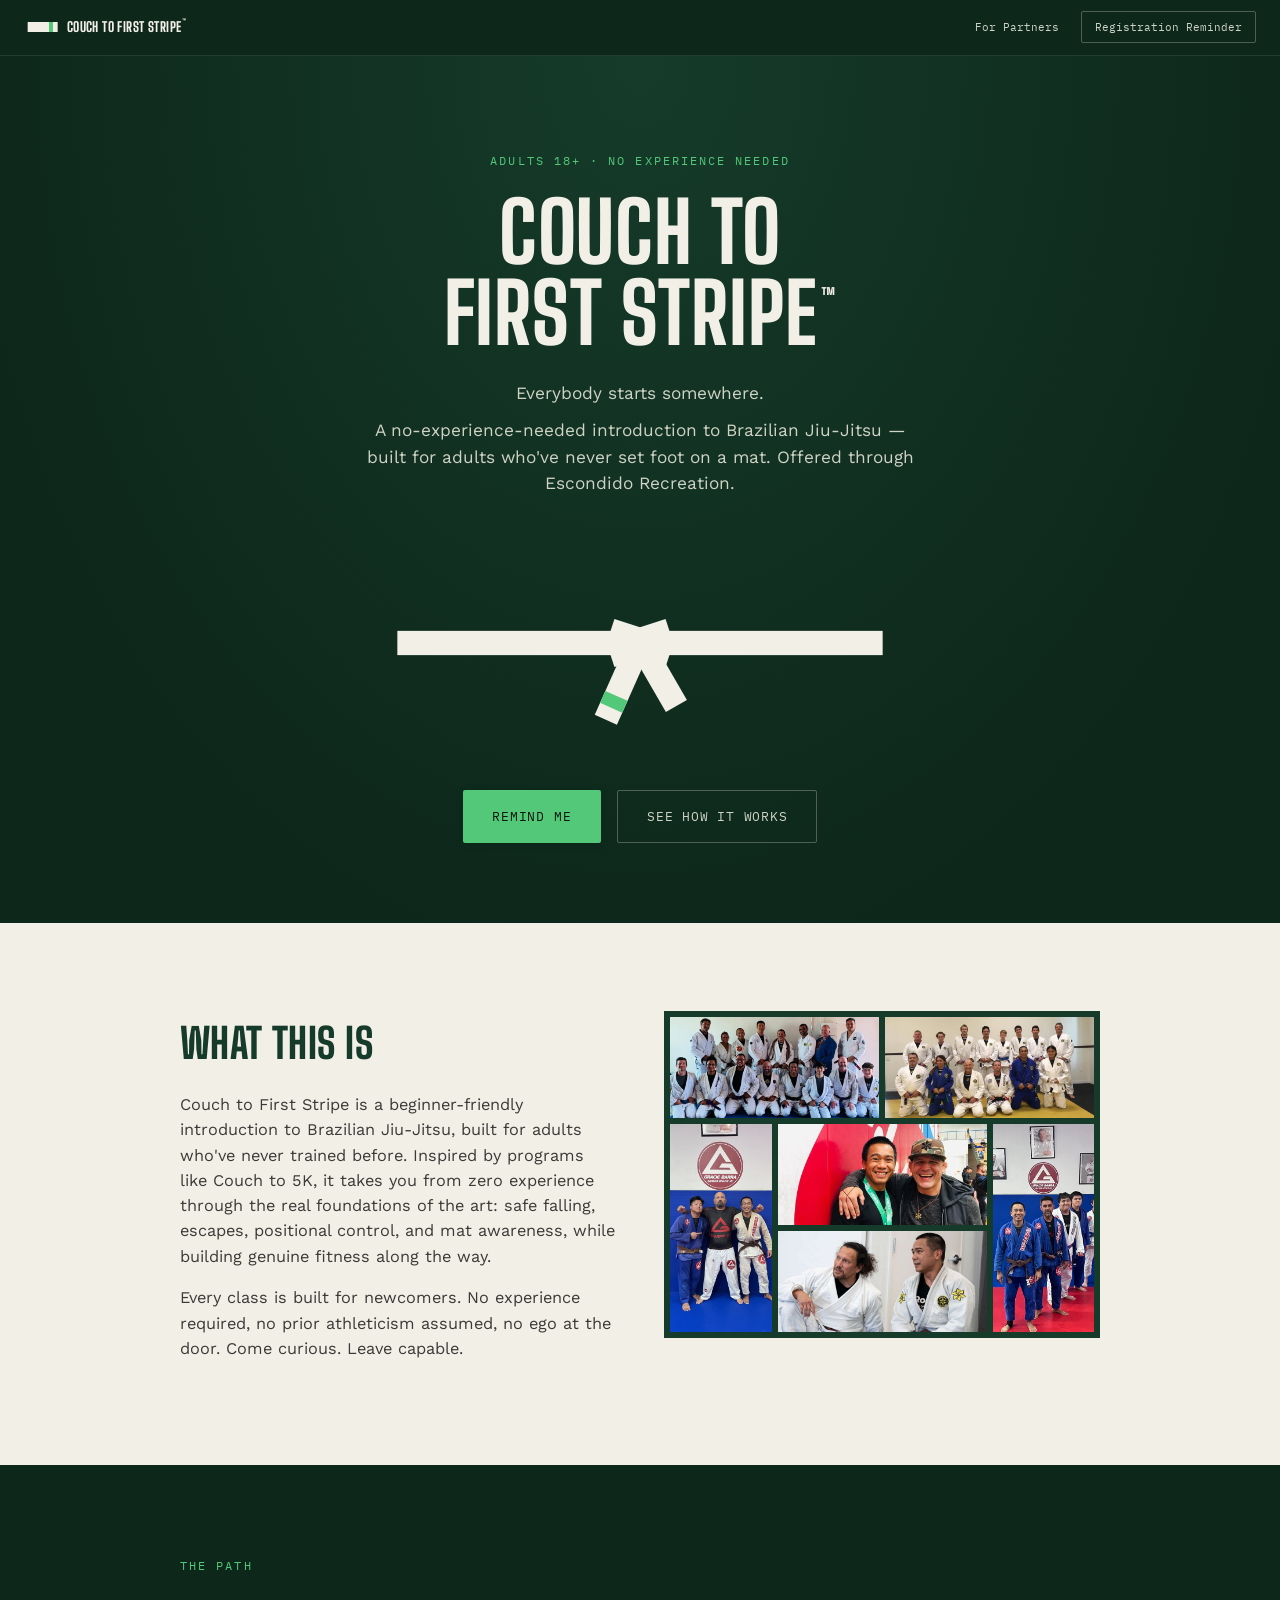
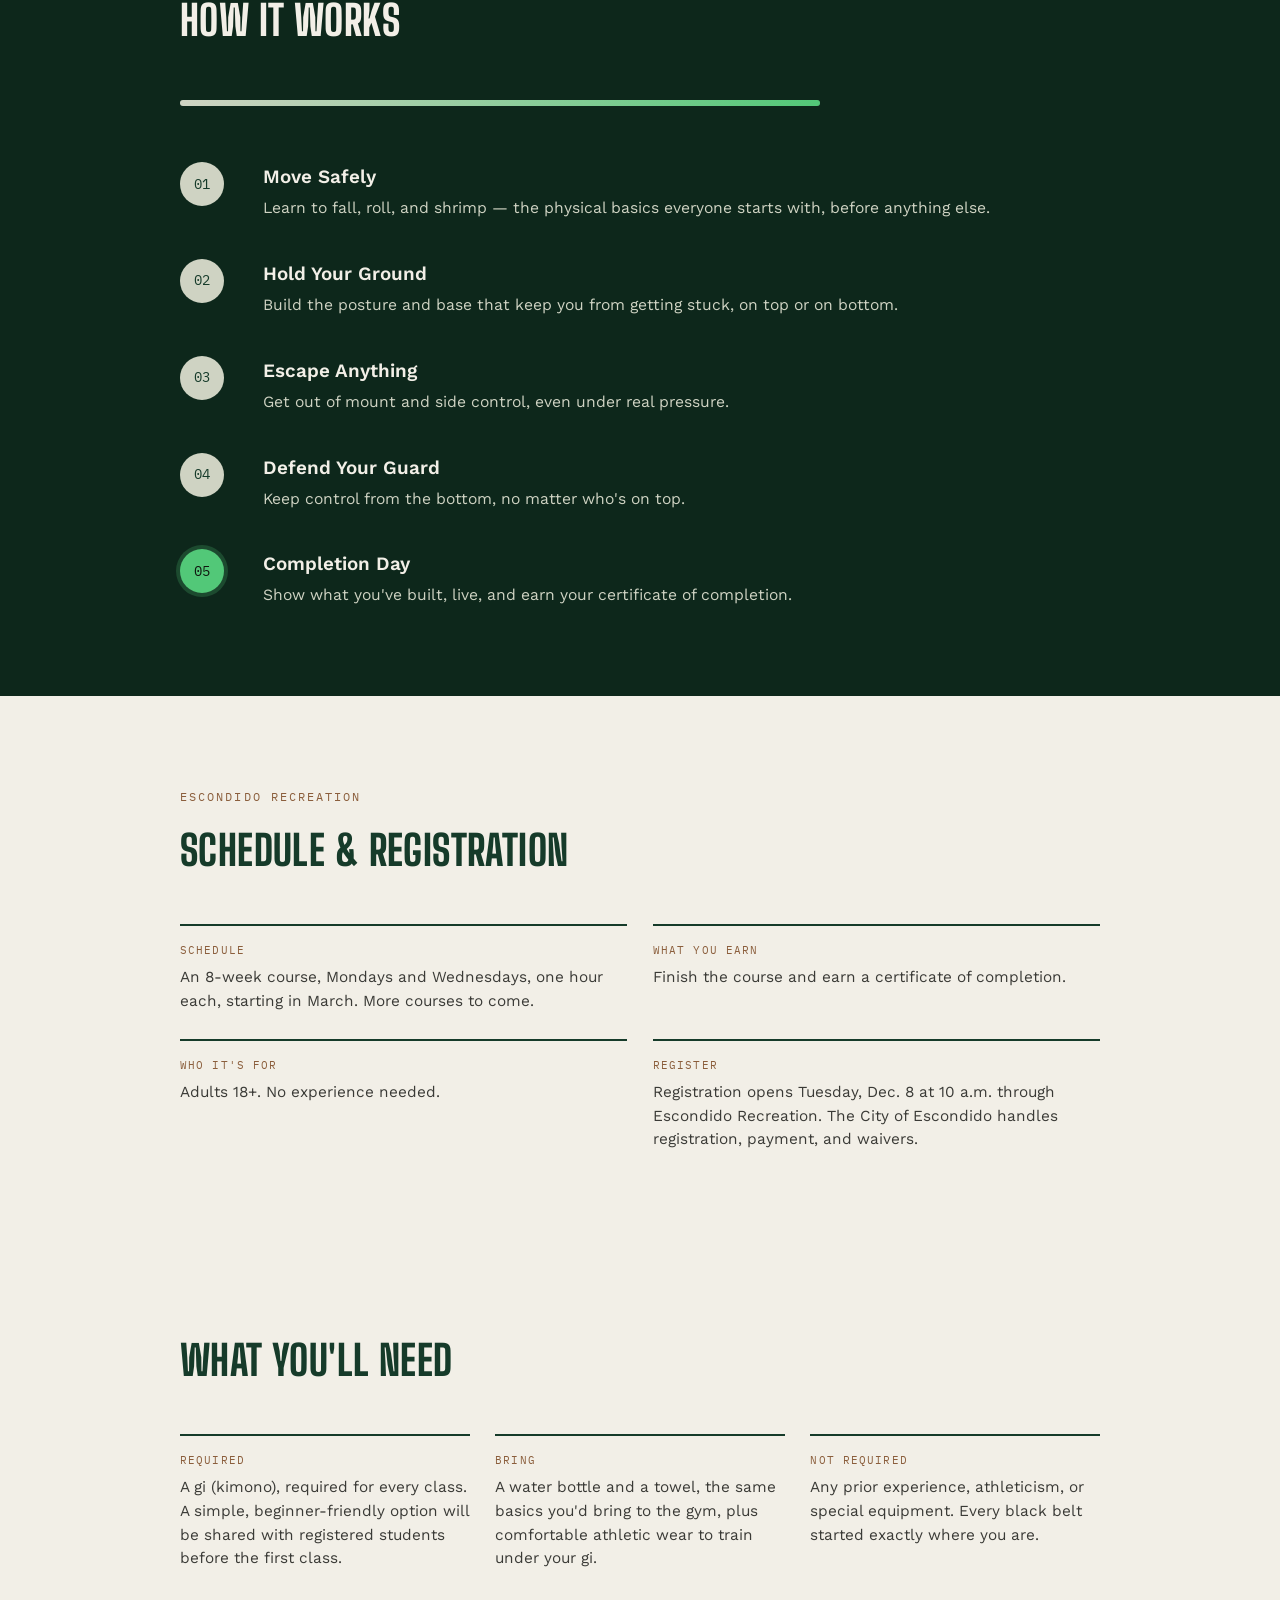
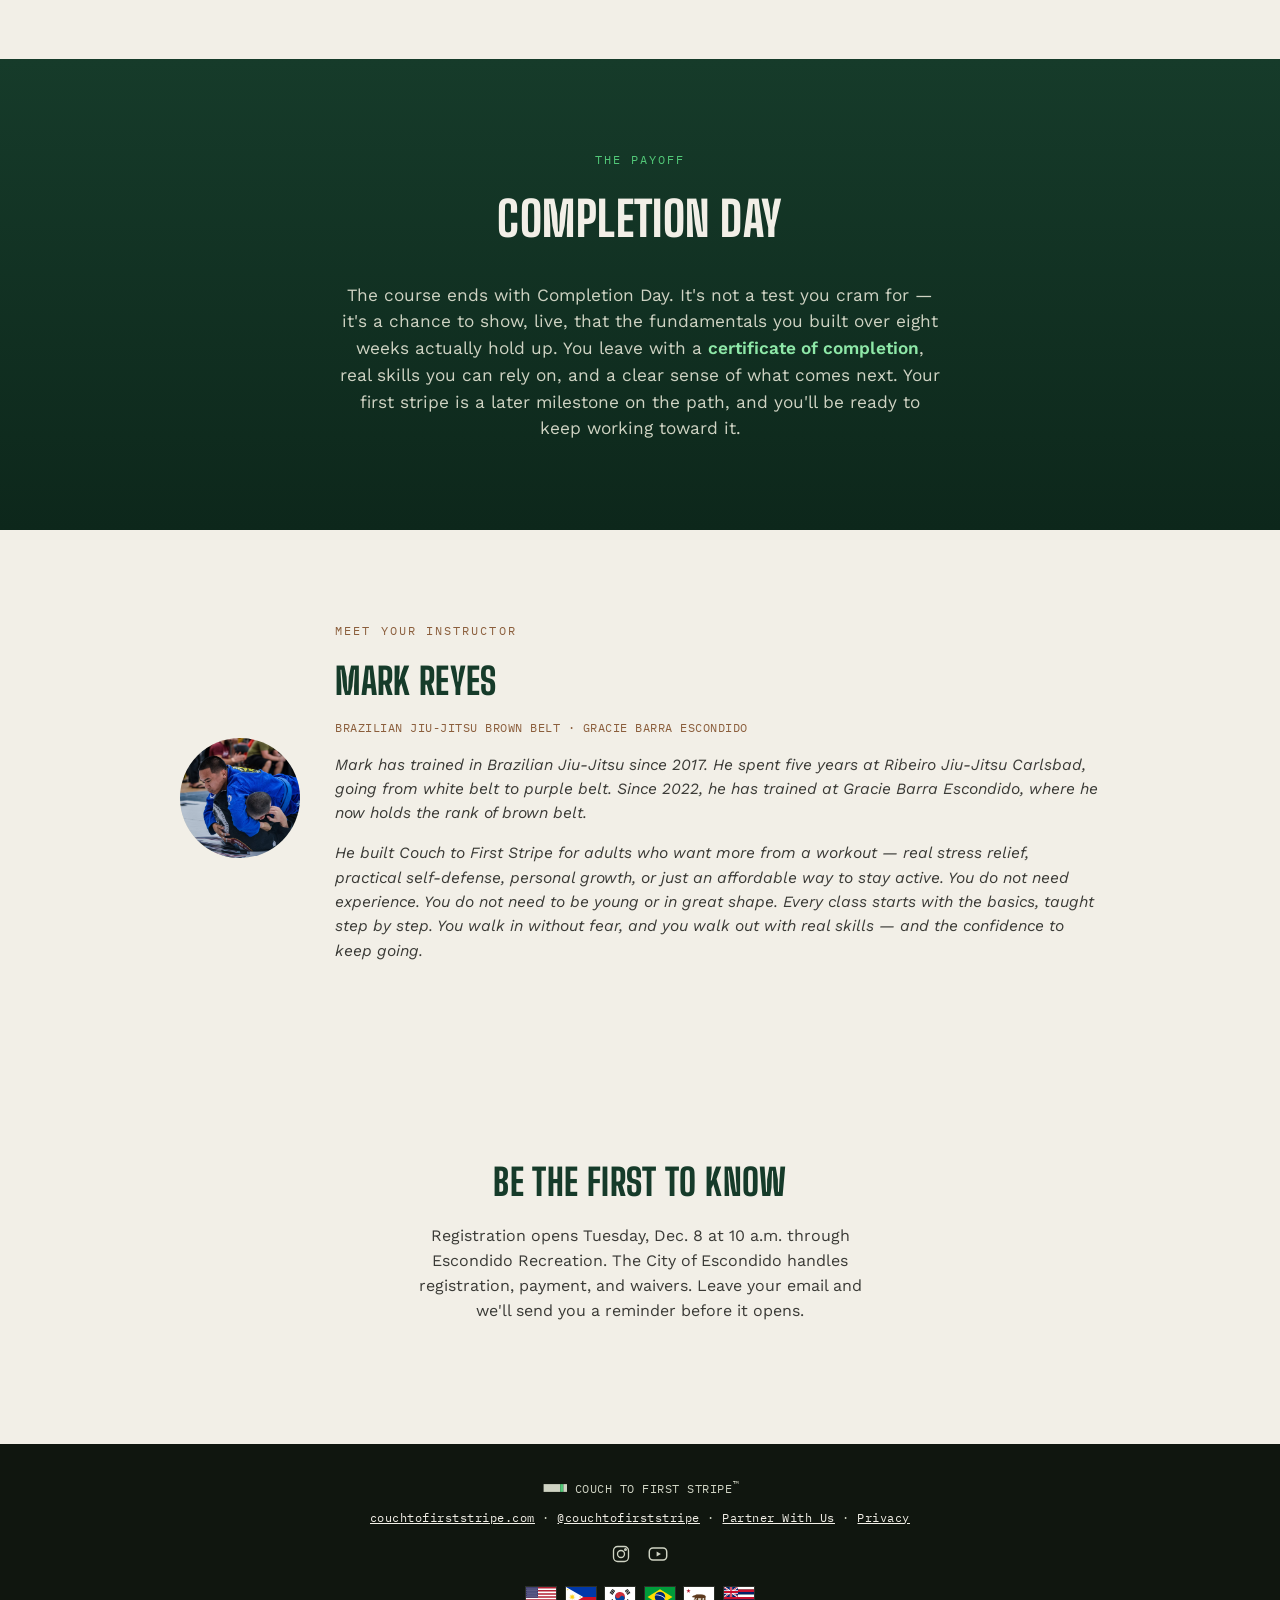
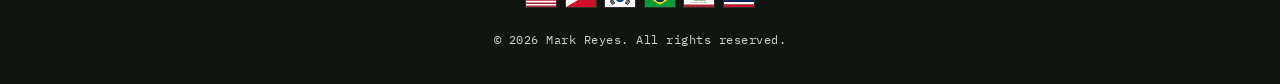
<file: index.html>
<!doctype html>
<html lang="en">
<head>
<meta charset="UTF-8">
<meta name="viewport" content="width=device-width, initial-scale=1.0">
<title>Couch to First Stripe — Beginner Brazilian Jiu-Jitsu</title>
<meta name="description" content="A beginner Brazilian Jiu-Jitsu program for adults 18+ with no experience needed. Offered through Escondido Recreation.">
<link rel="icon" type="image/svg+xml" href="images/favicon.svg">
<link rel="preconnect" href="https://fonts.googleapis.com">
<link rel="preconnect" href="https://fonts.gstatic.com" crossorigin>
<link href="https://fonts.googleapis.com/css2?family=Big+Shoulders+Display:wght@700;800;900&family=Work+Sans:wght@400;500;600&family=IBM+Plex+Mono:wght@500&display=swap" rel="stylesheet">
<link rel="stylesheet" href="css/base.css">
<link rel="stylesheet" href="css/components.css">
<link rel="stylesheet" href="css/home.css">
<script src="js/main.js" defer></script>
<!-- MailerLite Universal -->
<script>
    (function(w,d,e,u,f,l,n){w[f]=w[f]||function(){(w[f].q=w[f].q||[])
    .push(arguments);},l=d.createElement(e),l.async=1,l.src=u,
    n=d.getElementsByTagName(e)[0],n.parentNode.insertBefore(l,n);})
    (window,document,'script','https://assets.mailerlite.com/js/universal.js','ml');
    ml('account', '2549128');
</script>
<!-- End MailerLite Universal -->
<!-- Google tag (gtag.js) -->
<script async src="https://www.googletagmanager.com/gtag/js?id=G-ERTBRT8GX6"></script>
<script>
  window.dataLayer = window.dataLayer || [];
  function gtag(){dataLayer.push(arguments);}
  gtag('js', new Date());

  gtag('config', 'G-ERTBRT8GX6');
</script>
</head>
<body>

<header class="site-nav">
  <a href="#" class="brand" aria-label="Couch to First Stripe home">
    <svg class="logo-mark" width="34" height="20" viewBox="0 0 100 60" aria-hidden="true">
      <rect x="10" y="15" width="64" height="30" fill="currentColor"/>
      <rect class="logo-mark__stripe" x="74" y="15" width="12" height="30"/>
      <rect x="86" y="15" width="14" height="30" fill="currentColor"/>
    </svg>
    <span>Couch to First Stripe<sup class="tm">™</sup></span>
  </a>
  <div class="nav-actions">
    <a href="b2b.html" class="nav-link">For Partners</a>
    <a href="#signup" class="nav-cta">Registration Reminder</a>
  </div>
</header>

<main>

<section class="hero surface-dark surface-glow">
  <span class="eyebrow">Adults 18+ · No Experience Needed</span>
  <h1>Couch to<br>First Stripe<sup class="tm">™</sup></h1>
  <p class="lede hero-tagline">Everybody starts somewhere.</p>
  <p class="lede">A no-experience-needed introduction to Brazilian Jiu-Jitsu — built for adults who've never set foot on a mat. Offered through Escondido Recreation.</p>

  <div class="belt-wrap">
    <svg viewBox="0 0 600 220" role="img" aria-label="Illustration of a tied jiu-jitsu belt with a single green stripe">
      <g stroke="none">
        <rect x="40" y="92" width="230" height="26" fill="#f2efe7"/>
        <rect x="330" y="92" width="230" height="26" fill="#f2efe7"/>
        <g transform="translate(300,105)">
          <rect x="-34" y="-16" width="68" height="32" fill="#f2efe7" transform="rotate(18)"/>
          <rect x="-34" y="-16" width="68" height="32" fill="#f2efe7" transform="rotate(-18)"/>
        </g>
        <g transform="translate(300,105) rotate(24)">
          <rect x="-13" y="8" width="26" height="82" fill="#f2efe7"/>
          <rect x="-13" y="62" width="26" height="14" fill="#52c878"/>
        </g>
        <g transform="translate(300,105) rotate(-30)">
          <rect x="-13" y="8" width="26" height="70" fill="#f2efe7"/>
        </g>
      </g>
    </svg>
  </div>

  <div class="cta-row">
    <a href="#signup" class="btn btn-primary">Remind Me</a>
    <a href="#how-it-works" class="btn btn-ghost">See How It Works</a>
  </div>
</section>

<section class="section surface-light what-is">
  <div class="wrap">
    <div>
      <h2 class="section-title">What This Is</h2>
      <p>Couch to First Stripe is a beginner-friendly introduction to Brazilian Jiu-Jitsu, built for adults who've never trained before. Inspired by programs like Couch to 5K, it takes you from zero experience through the real foundations of the art: safe falling, escapes, positional control, and mat awareness, while building genuine fitness along the way.</p>
      <p>Every class is built for newcomers. No experience required, no prior athleticism assumed, no ego at the door. Come curious. Leave capable.</p>
    </div>
    <!-- Photo frames laid out like tatami: every mat is the same 2:1
         rectangle, horizontal (--a, --b, --d, --f) or vertical (--c, --e),
         arranged so no four corners meet. Horizontal photos are 720x360
         crops, vertical ones 360x720, in images/mat/. An empty frame shows
         the woven mat. -->
    <div class="tatami-gallery" role="group" aria-label="Photos from the mat">
      <figure class="mat mat--a"><img src="images/mat/team-photo.jpg" alt="A class of jiu-jitsu students in gis posing together on the mat" loading="lazy"></figure>
      <figure class="mat mat--b"><img src="images/mat/class-group.jpg" alt="Students of all ranks kneeling and standing together after class" loading="lazy"></figure>
      <figure class="mat mat--c"><img src="images/mat/teammates.jpg" alt="Three training partners standing together on the mat" loading="lazy"></figure>
      <figure class="mat mat--d"><img src="images/mat/medal-day.jpg" alt="Two friends laughing together at a tournament, one wearing a medal" loading="lazy"></figure>
      <figure class="mat mat--e"><img src="images/mat/lineup.jpg" alt="Teammates lined up on the mat, smiling after training" loading="lazy"></figure>
      <figure class="mat mat--f"><img src="images/mat/after-class.jpg" alt="Two training partners in gis sitting and talking after class" loading="lazy"></figure>
    </div>
  </div>
</section>

<section class="section surface-dark" id="how-it-works">
  <div class="wrap">
    <span class="eyebrow">The Path</span>
    <h2 class="section-title">How It Works</h2>

    <div class="track"><div class="track-fill" id="trackFill"></div></div>

    <div class="steps">
      <div class="step" data-step="1">
        <div class="step-num">01</div>
        <div>
          <h3>Move Safely</h3>
          <p>Learn to fall, roll, and shrimp — the physical basics everyone starts with, before anything else.</p>
        </div>
      </div>
      <div class="step" data-step="2">
        <div class="step-num">02</div>
        <div>
          <h3>Hold Your Ground</h3>
          <p>Build the posture and base that keep you from getting stuck, on top or on bottom.</p>
        </div>
      </div>
      <div class="step" data-step="3">
        <div class="step-num">03</div>
        <div>
          <h3>Escape Anything</h3>
          <p>Get out of mount and side control, even under real pressure.</p>
        </div>
      </div>
      <div class="step" data-step="4">
        <div class="step-num">04</div>
        <div>
          <h3>Defend Your Guard</h3>
          <p>Keep control from the bottom, no matter who's on top.</p>
        </div>
      </div>
      <div class="step is-final" data-step="5">
        <div class="step-num">05</div>
        <div>
          <h3>Completion Day</h3>
          <p>Show what you've built, live, and earn your certificate of completion.</p>
        </div>
      </div>
    </div>
  </div>
</section>

<section class="section surface-light" id="schedule">
  <div class="wrap">
    <span class="eyebrow">Escondido Recreation</span>
    <h2 class="section-title">Schedule &amp; Registration</h2>
    <ul class="card-grid card-grid--2">
      <li>
        <span class="card-label">Schedule</span>
        <p>An 8-week course, Mondays and Wednesdays, one hour each, starting in March. More courses to come.</p>
      </li>
      <li>
        <span class="card-label">What You Earn</span>
        <p>Finish the course and earn a certificate of completion.</p>
      </li>
      <li>
        <span class="card-label">Who It's For</span>
        <p>Adults 18+. No experience needed.</p>
      </li>
      <li>
        <span class="card-label">Register</span>
        <p>Registration opens Tuesday, Dec. 8 at 10 a.m. through Escondido Recreation. The City of Escondido handles registration, payment, and waivers.</p>
      </li>
    </ul>
  </div>
</section>

<section class="section surface-light">
  <div class="wrap">
    <h2 class="section-title">What You'll Need</h2>
    <ul class="card-grid">
      <li>
        <span class="card-label">Required</span>
        <p>A gi (kimono), required for every class. A simple, beginner-friendly option will be shared with registered students before the first class.</p>
      </li>
      <li>
        <span class="card-label">Bring</span>
        <p>A water bottle and a towel, the same basics you'd bring to the gym, plus comfortable athletic wear to train under your gi.</p>
      </li>
      <li>
        <span class="card-label">Not Required</span>
        <p>Any prior experience, athleticism, or special equipment. Every black belt started exactly where you are.</p>
      </li>
    </ul>
  </div>
</section>

<section class="section section--center surface-dark completion">
  <div class="wrap">
    <span class="eyebrow">The Payoff</span>
    <h2 class="section-title section-title--lg">Completion Day</h2>
    <p class="lede">The course ends with Completion Day. It's not a test you cram for — it's a chance to show, live, that the fundamentals you built over eight weeks actually hold up. You leave with a <span class="highlight">certificate of completion</span>, real skills you can rely on, and a clear sense of what comes next. Your first stripe is a later milestone on the path, and you'll be ready to keep working toward it.</p>
  </div>
</section>

<section class="section surface-light">
  <div class="wrap instructor-wrap">
    <div class="instructor-photo">
      <img src="images/84346901_3496167687092125_3749011853859094528_o.jpg" alt="Mark Reyes" width="120" height="120" loading="lazy" decoding="async">
    </div>
    <div class="instructor-info">
      <span class="eyebrow">Meet Your Instructor</span>
      <h2 class="section-title section-title--sm">Mark Reyes</h2>
      <div class="credential">Brazilian Jiu-Jitsu Brown Belt · Gracie Barra Escondido</div>
      <p>Mark has trained in Brazilian Jiu-Jitsu since 2017. He spent five years at Ribeiro Jiu-Jitsu Carlsbad, going from white belt to purple belt. Since 2022, he has trained at Gracie Barra Escondido, where he now holds the rank of brown belt.</p>
      <p>He built Couch to First Stripe for adults who want more from a workout — real stress relief, practical self-defense, personal growth, or just an affordable way to stay active. You do not need experience. You do not need to be young or in great shape. Every class starts with the basics, taught step by step. You walk in without fear, and you walk out with real skills — and the confidence to keep going.</p>
    </div>
  </div>
</section>

<section class="section section--center surface-light signup" id="signup">
  <div class="wrap">
    <h2 class="section-title section-title--sm">Be the First to Know</h2>
    <p>Registration opens Tuesday, Dec. 8 at 10 a.m. through Escondido Recreation. The City of Escondido handles registration, payment, and waivers. Leave your email and we'll send you a reminder before it opens.</p>
    <div class="ml-embedded" data-form="AgVjm7"></div>
  </div>
</section>

</main>

<footer class="site-footer">
  <div class="footer-brand">
    <svg class="logo-mark" width="26" height="16" viewBox="0 0 100 60" aria-hidden="true">
      <rect x="10" y="15" width="64" height="30" fill="currentColor"/>
      <rect class="logo-mark__stripe" x="74" y="15" width="12" height="30"/>
      <rect x="86" y="15" width="14" height="30" fill="currentColor"/>
    </svg>
    <span>Couch to First Stripe<sup class="tm">™</sup></span>
  </div>
  <div class="footer-links">
    <a href="#" target="_blank" rel="noopener">couchtofirststripe.com</a> ·
    <a href="#" target="_blank" rel="noopener">@couchtofirststripe</a> ·
    <a href="b2b.html">Partner With Us</a> ·
    <a href="privacy.html">Privacy</a>
  </div>
  <nav class="social-row" aria-label="Social media links">
    <a href="https://www.instagram.com/couchtofirststripe" target="_blank" rel="noopener" aria-label="Instagram" title="Instagram">
      <svg width="20" height="20" viewBox="0 0 24 24" fill="none" stroke="currentColor" stroke-width="1.6" aria-hidden="true">
        <rect x="3" y="3" width="18" height="18" rx="5"/>
        <circle cx="12" cy="12" r="4.2"/>
        <circle cx="17.4" cy="6.6" r="1"/>
      </svg>
    </a>
    <a href="https://www.youtube.com/@couchtofirststripe" target="_blank" rel="noopener" aria-label="YouTube" title="YouTube">
      <svg width="22" height="22" viewBox="0 0 24 24" fill="none" stroke="currentColor" stroke-width="1.6" aria-hidden="true">
        <rect x="2.5" y="5.5" width="19" height="13" rx="4"/>
        <path d="M10.5 9.3v5.4l4.7-2.7z" fill="currentColor" stroke="none"/>
      </svg>
    </a>
    <!-- <a href="#" target="_blank" rel="noopener" aria-label="Facebook" title="Facebook">
      <svg width="20" height="20" viewBox="0 0 24 24" fill="none" stroke="currentColor" stroke-width="1.6" aria-hidden="true">
        <circle cx="12" cy="12" r="9.5"/>
        <path d="M14 8.5h-1.6c-.7 0-1.2.5-1.2 1.3V11H14l-.4 2.4h-2.4V19h-2.4v-5.6H7V11h1.8V9.6C8.8 7.6 10 6.3 12 6.3h2z" fill="currentColor" stroke="none"/>
      </svg>
    </a> -->
  </nav>
  <!-- Flags of the places our students and coaches call home, like the ones
       hung on a gym wall. Artwork lives in images/flags.svg. -->
  <ul class="flag-row" aria-label="Flags of our community">
    <li><svg class="flag" viewBox="0 0 60 40" role="img"><title>United States</title><use href="images/flags.svg#flag-us"/></svg></li>
    <li><svg class="flag" viewBox="0 0 60 40" role="img"><title>Philippines</title><use href="images/flags.svg#flag-ph"/></svg></li>
    <li><svg class="flag" viewBox="0 0 60 40" role="img"><title>South Korea</title><use href="images/flags.svg#flag-kr"/></svg></li>
    <li><svg class="flag" viewBox="0 0 60 40" role="img"><title>Brazil</title><use href="images/flags.svg#flag-br"/></svg></li>
    <li><svg class="flag" viewBox="0 0 60 40" role="img"><title>California</title><use href="images/flags.svg#flag-us-ca"/></svg></li>
    <li><svg class="flag" viewBox="0 0 60 40" role="img"><title>Hawaii</title><use href="images/flags.svg#flag-us-hi"/></svg></li>
  </ul>
  <p class="fine-print">© 2026 Mark Reyes. All rights reserved.</p>
</footer>

</body>
</html>
</file>
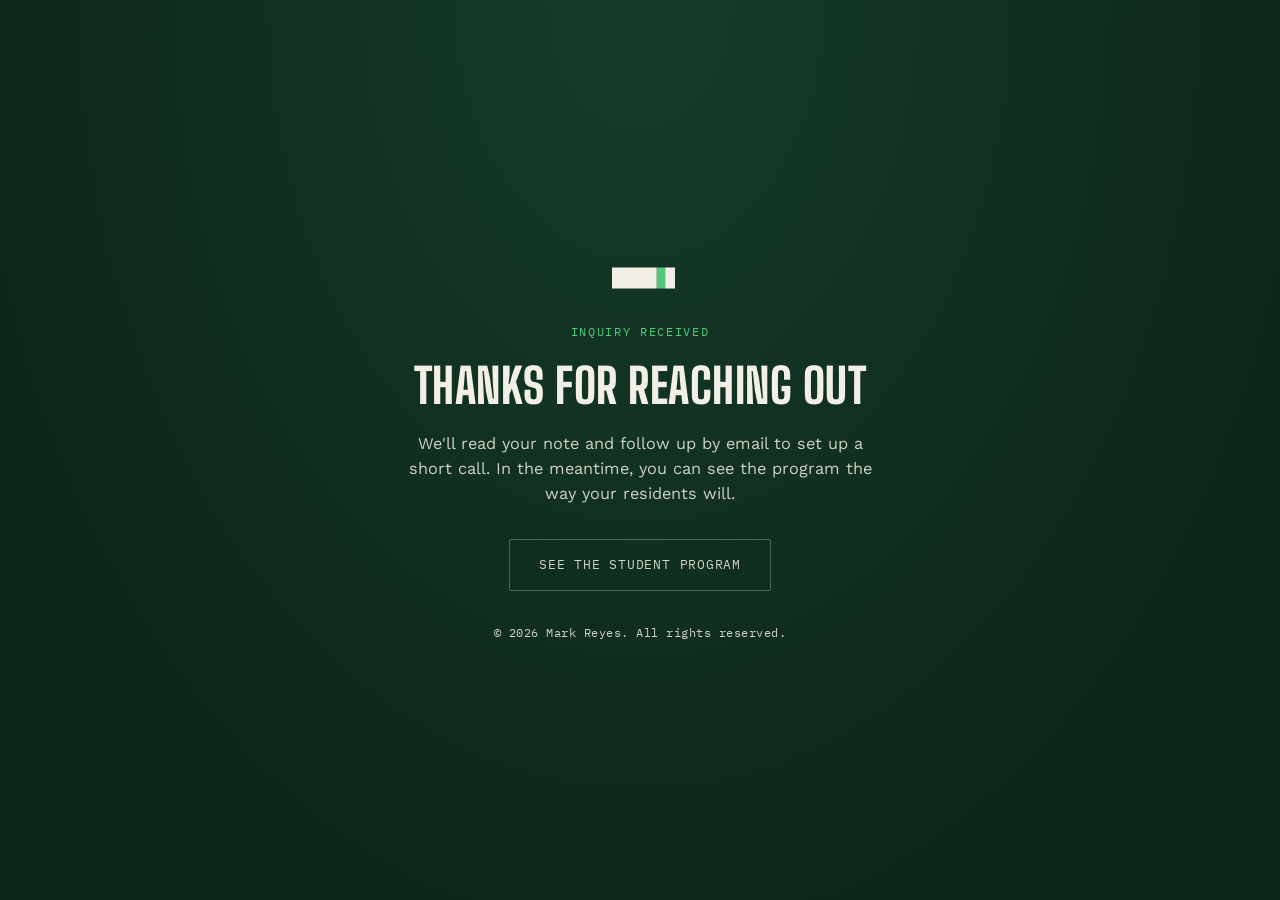
<file: b2b-success.html>
<!doctype html>
<html lang="en">
<head>
<meta charset="UTF-8">
<meta name="viewport" content="width=device-width, initial-scale=1.0">
<title>Inquiry Received — Couch to First Stripe</title>
<meta name="robots" content="noindex">
<link rel="icon" type="image/svg+xml" href="images/favicon.svg">
<link rel="preconnect" href="https://fonts.googleapis.com">
<link rel="preconnect" href="https://fonts.gstatic.com" crossorigin>
<link href="https://fonts.googleapis.com/css2?family=Big+Shoulders+Display:wght@700;800;900&family=Work+Sans:wght@400;500;600&family=IBM+Plex+Mono:wght@500&display=swap" rel="stylesheet">
<link rel="stylesheet" href="css/base.css">
<link rel="stylesheet" href="css/success.css">
<script src="js/b2b-success.js" defer></script>
<!-- Google tag (gtag.js) -->
<script async src="https://www.googletagmanager.com/gtag/js?id=G-ERTBRT8GX6"></script>
<script>
  window.dataLayer = window.dataLayer || [];
  function gtag(){dataLayer.push(arguments);}
  gtag('js', new Date());

  gtag('config', 'G-ERTBRT8GX6');
</script>
</head>
<body class="surface-dark surface-glow success-page">
  <main class="success-box">
    <svg class="logo-mark" width="70" height="42" viewBox="0 0 100 60" aria-hidden="true">
      <rect x="10" y="15" width="64" height="30" fill="currentColor"/>
      <rect class="logo-mark__stripe" x="74" y="15" width="12" height="30"/>
      <rect x="86" y="15" width="14" height="30" fill="currentColor"/>
    </svg>
    <span class="eyebrow">Inquiry Received</span>
    <h1>Thanks for Reaching Out</h1>
    <p>We'll read your note and follow up by email to set up a short call. In the meantime, you can see the program the way your residents will.</p>
    <a href="/" class="btn btn-ghost">See the Student Program</a>
    <footer class="fine-print">© 2026 Mark Reyes. All rights reserved.</footer>
  </main>
</body>
</html>
</file>
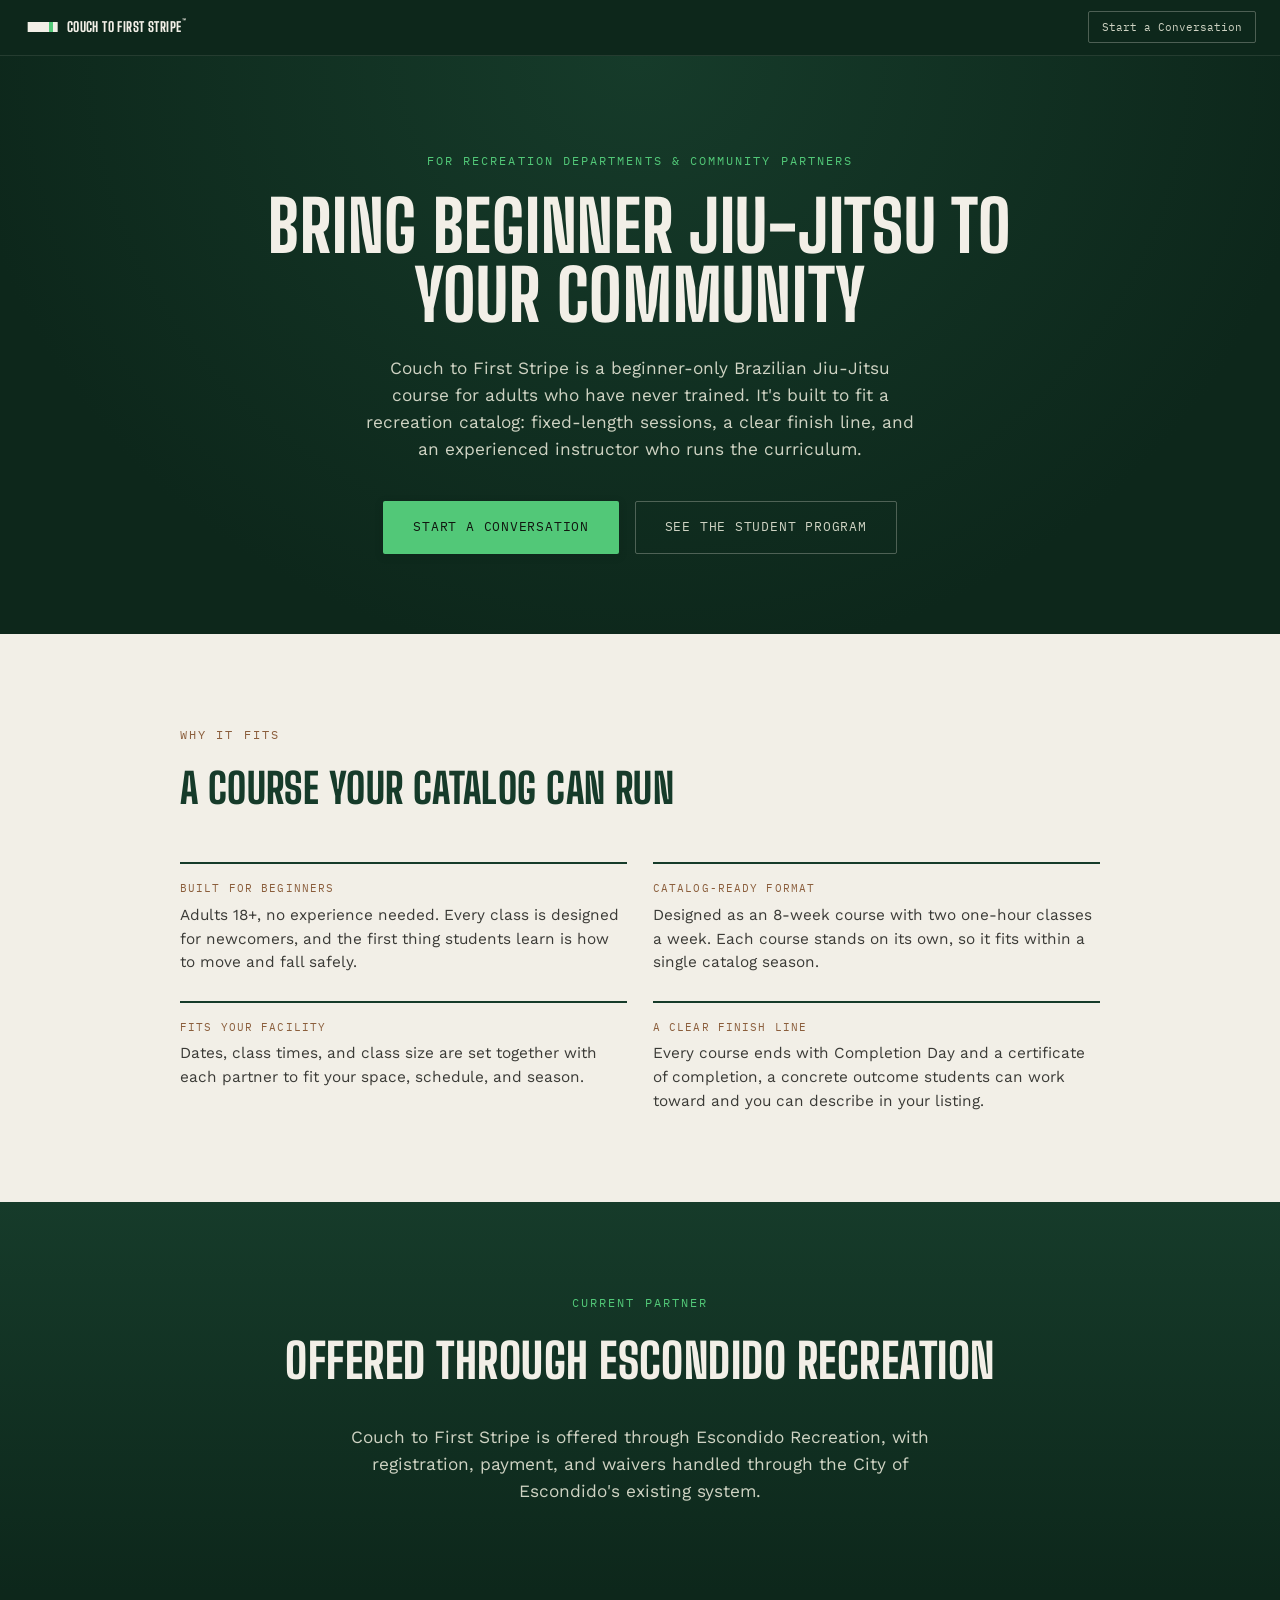
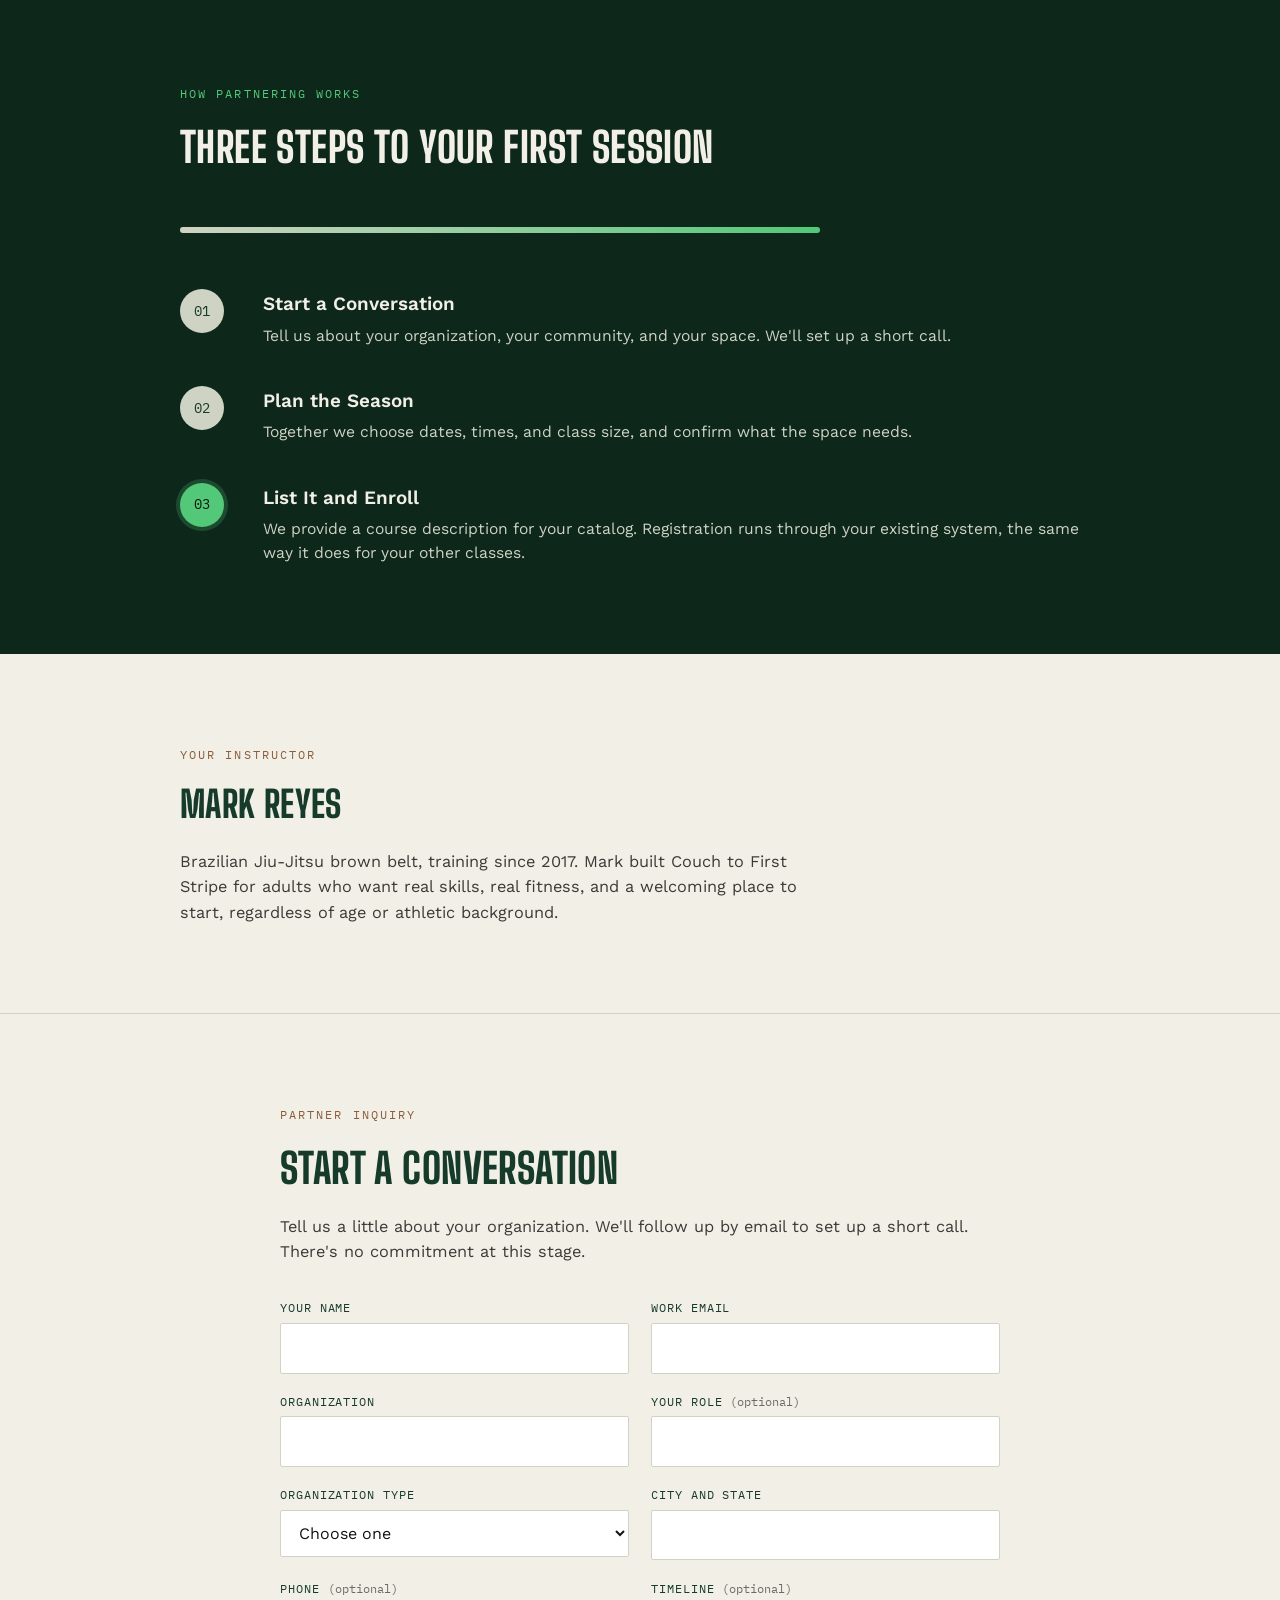
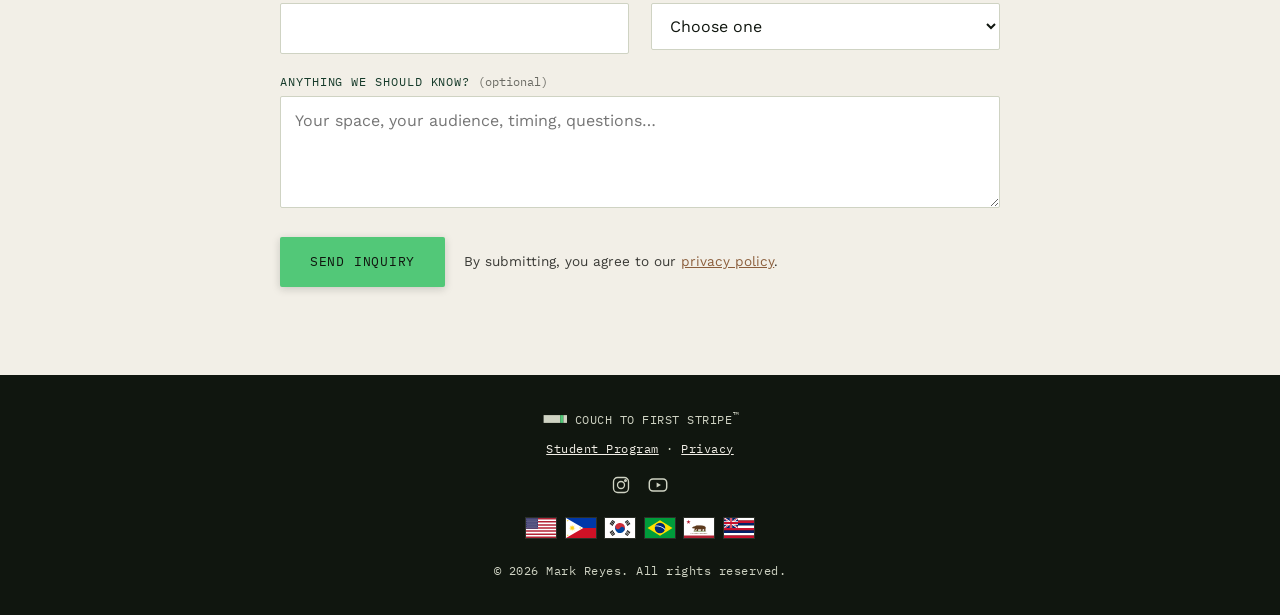
<file: b2b.html>
<!doctype html>
<html lang="en">
<head>
<meta charset="UTF-8">
<meta name="viewport" content="width=device-width, initial-scale=1.0">
<title>Partner With Us — Couch to First Stripe</title>
<meta name="description" content="Bring a beginner-friendly Brazilian Jiu-Jitsu course to your recreation catalog. An 8-week course for adults 18+ with no experience needed.">
<meta property="og:type" content="website">
<meta property="og:site_name" content="Couch to First Stripe">
<meta property="og:title" content="Bring Beginner Jiu-Jitsu to Your Community">
<meta property="og:description" content="A catalog-ready, beginner-only Brazilian Jiu-Jitsu course for adults. An 8-week format, a clear finish line, and a certificate of completion.">
<meta name="twitter:card" content="summary">
<link rel="icon" type="image/svg+xml" href="images/favicon.svg">
<link rel="preconnect" href="https://fonts.googleapis.com">
<link rel="preconnect" href="https://fonts.gstatic.com" crossorigin>
<link href="https://fonts.googleapis.com/css2?family=Big+Shoulders+Display:wght@700;800;900&family=Work+Sans:wght@400;500;600&family=IBM+Plex+Mono:wght@500&display=swap" rel="stylesheet">
<link rel="stylesheet" href="css/base.css">
<link rel="stylesheet" href="css/components.css">
<link rel="stylesheet" href="css/b2b.css">
<script src="js/main.js" defer></script>
<script src="js/b2b.js" defer></script>
<!-- Google tag (gtag.js) -->
<script async src="https://www.googletagmanager.com/gtag/js?id=G-ERTBRT8GX6"></script>
<script>
  window.dataLayer = window.dataLayer || [];
  function gtag(){dataLayer.push(arguments);}
  gtag('js', new Date());

  gtag('config', 'G-ERTBRT8GX6');
</script>
</head>
<body>

<header class="site-nav">
  <a href="/" class="brand" aria-label="Couch to First Stripe home">
    <svg class="logo-mark" width="34" height="20" viewBox="0 0 100 60" aria-hidden="true">
      <rect x="10" y="15" width="64" height="30" fill="currentColor"/>
      <rect class="logo-mark__stripe" x="74" y="15" width="12" height="30"/>
      <rect x="86" y="15" width="14" height="30" fill="currentColor"/>
    </svg>
    <span>Couch to First Stripe<sup class="tm">™</sup></span>
  </a>
  <a href="#inquire" class="nav-cta" data-cta="nav">Start a Conversation</a>
</header>

<main>

<section class="hero surface-dark surface-glow">
  <span class="eyebrow">For Recreation Departments &amp; Community Partners</span>
  <h1>Bring Beginner Jiu-Jitsu to Your Community</h1>
  <p class="lede">Couch to First Stripe is a beginner-only Brazilian Jiu-Jitsu course for adults who have never trained. It's built to fit a recreation catalog: fixed-length sessions, a clear finish line, and an experienced instructor who runs the curriculum.</p>
  <div class="cta-row">
    <a href="#inquire" class="btn btn-primary" data-cta="hero">Start a Conversation</a>
    <a href="/" class="btn btn-ghost">See the Student Program</a>
  </div>
</section>

<section class="section surface-light">
  <div class="wrap">
    <span class="eyebrow">Why It Fits</span>
    <h2 class="section-title">A Course Your Catalog Can Run</h2>
    <ul class="card-grid card-grid--2">
      <li>
        <span class="card-label">Built for Beginners</span>
        <p>Adults 18+, no experience needed. Every class is designed for newcomers, and the first thing students learn is how to move and fall safely.</p>
      </li>
      <li>
        <span class="card-label">Catalog-Ready Format</span>
        <p>Designed as an 8-week course with two one-hour classes a week. Each course stands on its own, so it fits within a single catalog season.</p>
      </li>
      <li>
        <span class="card-label">Fits Your Facility</span>
        <p>Dates, class times, and class size are set together with each partner to fit your space, schedule, and season.</p>
      </li>
      <li>
        <span class="card-label">A Clear Finish Line</span>
        <p>Every course ends with Completion Day and a certificate of completion, a concrete outcome students can work toward and you can describe in your listing.</p>
      </li>
    </ul>
  </div>
</section>

<section class="section section--center surface-dark proof">
  <div class="wrap">
    <span class="eyebrow">Current Partner</span>
    <h2 class="section-title section-title--lg">Offered Through Escondido Recreation</h2>
    <p class="lede">Couch to First Stripe is offered through Escondido Recreation, with registration, payment, and waivers handled through the City of Escondido's existing system.</p>
  </div>
</section>

<section class="section surface-dark">
  <div class="wrap">
    <span class="eyebrow">How Partnering Works</span>
    <h2 class="section-title">Three Steps to Your First Session</h2>

    <div class="track"><div class="track-fill" id="trackFill"></div></div>

    <div class="steps">
      <div class="step" data-step="1">
        <div class="step-num">01</div>
        <div>
          <h3>Start a Conversation</h3>
          <p>Tell us about your organization, your community, and your space. We'll set up a short call.</p>
        </div>
      </div>
      <div class="step" data-step="2">
        <div class="step-num">02</div>
        <div>
          <h3>Plan the Season</h3>
          <p>Together we choose dates, times, and class size, and confirm what the space needs.</p>
        </div>
      </div>
      <div class="step is-final" data-step="3">
        <div class="step-num">03</div>
        <div>
          <h3>List It and Enroll</h3>
          <p>We provide a course description for your catalog. Registration runs through your existing system, the same way it does for your other classes.</p>
        </div>
      </div>
    </div>
  </div>
</section>

<section class="section surface-light">
  <div class="wrap instructor-strip">
    <span class="eyebrow">Your Instructor</span>
    <h2 class="section-title section-title--sm">Mark Reyes</h2>
    <p>Brazilian Jiu-Jitsu brown belt, training since 2017. Mark built Couch to First Stripe for adults who want real skills, real fitness, and a welcoming place to start, regardless of age or athletic background.</p>
  </div>
</section>

<section class="section surface-light inquire" id="inquire">
  <div class="wrap wrap--narrow">
    <span class="eyebrow">Partner Inquiry</span>
    <h2 class="section-title">Start a Conversation</h2>
    <p class="inquire-intro">Tell us a little about your organization. We'll follow up by email to set up a short call. There's no commitment at this stage.</p>

    <!-- Netlify Forms: Netlify detects this form at deploy time (data-netlify)
         and stores submissions in the site dashboard. Hidden fields are filled
         by js/b2b.js for lead attribution. -->
    <form class="form" name="partner-inquiry" method="POST" action="/b2b-success.html" data-netlify="true" netlify-honeypot="company_website">
      <input type="hidden" name="form-name" value="partner-inquiry">
      <input type="hidden" name="lead_source" value="b2b-page">
      <input type="hidden" name="utm_source">
      <input type="hidden" name="utm_medium">
      <input type="hidden" name="utm_campaign">
      <input type="hidden" name="utm_term">
      <input type="hidden" name="utm_content">
      <input type="hidden" name="referrer">

      <div class="hp-field" aria-hidden="true">
        <label for="company_website">Leave this field empty</label>
        <input type="text" id="company_website" name="company_website" tabindex="-1" autocomplete="off">
      </div>

      <div class="form-grid">
        <div class="field">
          <label for="name">Your name</label>
          <input type="text" id="name" name="name" autocomplete="name" required>
        </div>
        <div class="field">
          <label for="email">Work email</label>
          <input type="email" id="email" name="email" autocomplete="email" required>
        </div>
        <div class="field">
          <label for="organization">Organization</label>
          <input type="text" id="organization" name="organization" autocomplete="organization" required>
        </div>
        <div class="field">
          <label for="role">Your role <span class="optional">(optional)</span></label>
          <input type="text" id="role" name="role" autocomplete="organization-title">
        </div>
        <div class="field">
          <label for="organization_type">Organization type</label>
          <select id="organization_type" name="organization_type" required>
            <option value="" selected disabled>Choose one</option>
            <option value="city-recreation">City or county recreation department</option>
            <option value="adult-education">Adult or community education</option>
            <option value="community-center">Community center or nonprofit</option>
            <option value="fitness-business">Gym or fitness business</option>
            <option value="corporate-wellness">Corporate wellness program</option>
            <option value="other">Other</option>
          </select>
        </div>
        <div class="field">
          <label for="location">City and state</label>
          <input type="text" id="location" name="location" autocomplete="address-level2" required>
        </div>
        <div class="field">
          <label for="phone">Phone <span class="optional">(optional)</span></label>
          <input type="tel" id="phone" name="phone" autocomplete="tel">
        </div>
        <div class="field">
          <label for="timeline">Timeline <span class="optional">(optional)</span></label>
          <select id="timeline" name="timeline">
            <option value="" selected>Choose one</option>
            <option value="next-season">Next catalog season</option>
            <option value="within-year">Within the next year</option>
            <option value="exploring">Just exploring</option>
          </select>
        </div>
        <div class="field field--full">
          <label for="message">Anything we should know? <span class="optional">(optional)</span></label>
          <textarea id="message" name="message" placeholder="Your space, your audience, timing, questions…"></textarea>
        </div>
      </div>

      <div class="form-footer">
        <button type="submit" class="btn btn-primary">Send Inquiry</button>
        <p class="form-note">By submitting, you agree to our <a href="privacy.html">privacy policy</a>.</p>
      </div>
    </form>
  </div>
</section>

</main>

<footer class="site-footer">
  <div class="footer-brand">
    <svg class="logo-mark" width="26" height="16" viewBox="0 0 100 60" aria-hidden="true">
      <rect x="10" y="15" width="64" height="30" fill="currentColor"/>
      <rect class="logo-mark__stripe" x="74" y="15" width="12" height="30"/>
      <rect x="86" y="15" width="14" height="30" fill="currentColor"/>
    </svg>
    <span>Couch to First Stripe<sup class="tm">™</sup></span>
  </div>
  <div class="footer-links">
    <a href="/">Student Program</a> ·
    <a href="privacy.html">Privacy</a>
  </div>
  <nav class="social-row" aria-label="Social media links">
    <a href="https://www.instagram.com/couchtofirststripe" target="_blank" rel="noopener" aria-label="Instagram" title="Instagram">
      <svg width="20" height="20" viewBox="0 0 24 24" fill="none" stroke="currentColor" stroke-width="1.6" aria-hidden="true">
        <rect x="3" y="3" width="18" height="18" rx="5"/>
        <circle cx="12" cy="12" r="4.2"/>
        <circle cx="17.4" cy="6.6" r="1"/>
      </svg>
    </a>
    <a href="https://www.youtube.com/@couchtofirststripe" target="_blank" rel="noopener" aria-label="YouTube" title="YouTube">
      <svg width="22" height="22" viewBox="0 0 24 24" fill="none" stroke="currentColor" stroke-width="1.6" aria-hidden="true">
        <rect x="2.5" y="5.5" width="19" height="13" rx="4"/>
        <path d="M10.5 9.3v5.4l4.7-2.7z" fill="currentColor" stroke="none"/>
      </svg>
    </a>
  </nav>
  <!-- Flags of the places our students and coaches call home, like the ones
       hung on a gym wall. Artwork lives in images/flags.svg. -->
  <ul class="flag-row" aria-label="Flags of our community">
    <li><svg class="flag" viewBox="0 0 60 40" role="img"><title>United States</title><use href="images/flags.svg#flag-us"/></svg></li>
    <li><svg class="flag" viewBox="0 0 60 40" role="img"><title>Philippines</title><use href="images/flags.svg#flag-ph"/></svg></li>
    <li><svg class="flag" viewBox="0 0 60 40" role="img"><title>South Korea</title><use href="images/flags.svg#flag-kr"/></svg></li>
    <li><svg class="flag" viewBox="0 0 60 40" role="img"><title>Brazil</title><use href="images/flags.svg#flag-br"/></svg></li>
    <li><svg class="flag" viewBox="0 0 60 40" role="img"><title>California</title><use href="images/flags.svg#flag-us-ca"/></svg></li>
    <li><svg class="flag" viewBox="0 0 60 40" role="img"><title>Hawaii</title><use href="images/flags.svg#flag-us-hi"/></svg></li>
  </ul>
  <p class="fine-print">© 2026 Mark Reyes. All rights reserved.</p>
</footer>

</body>
</html>
</file>
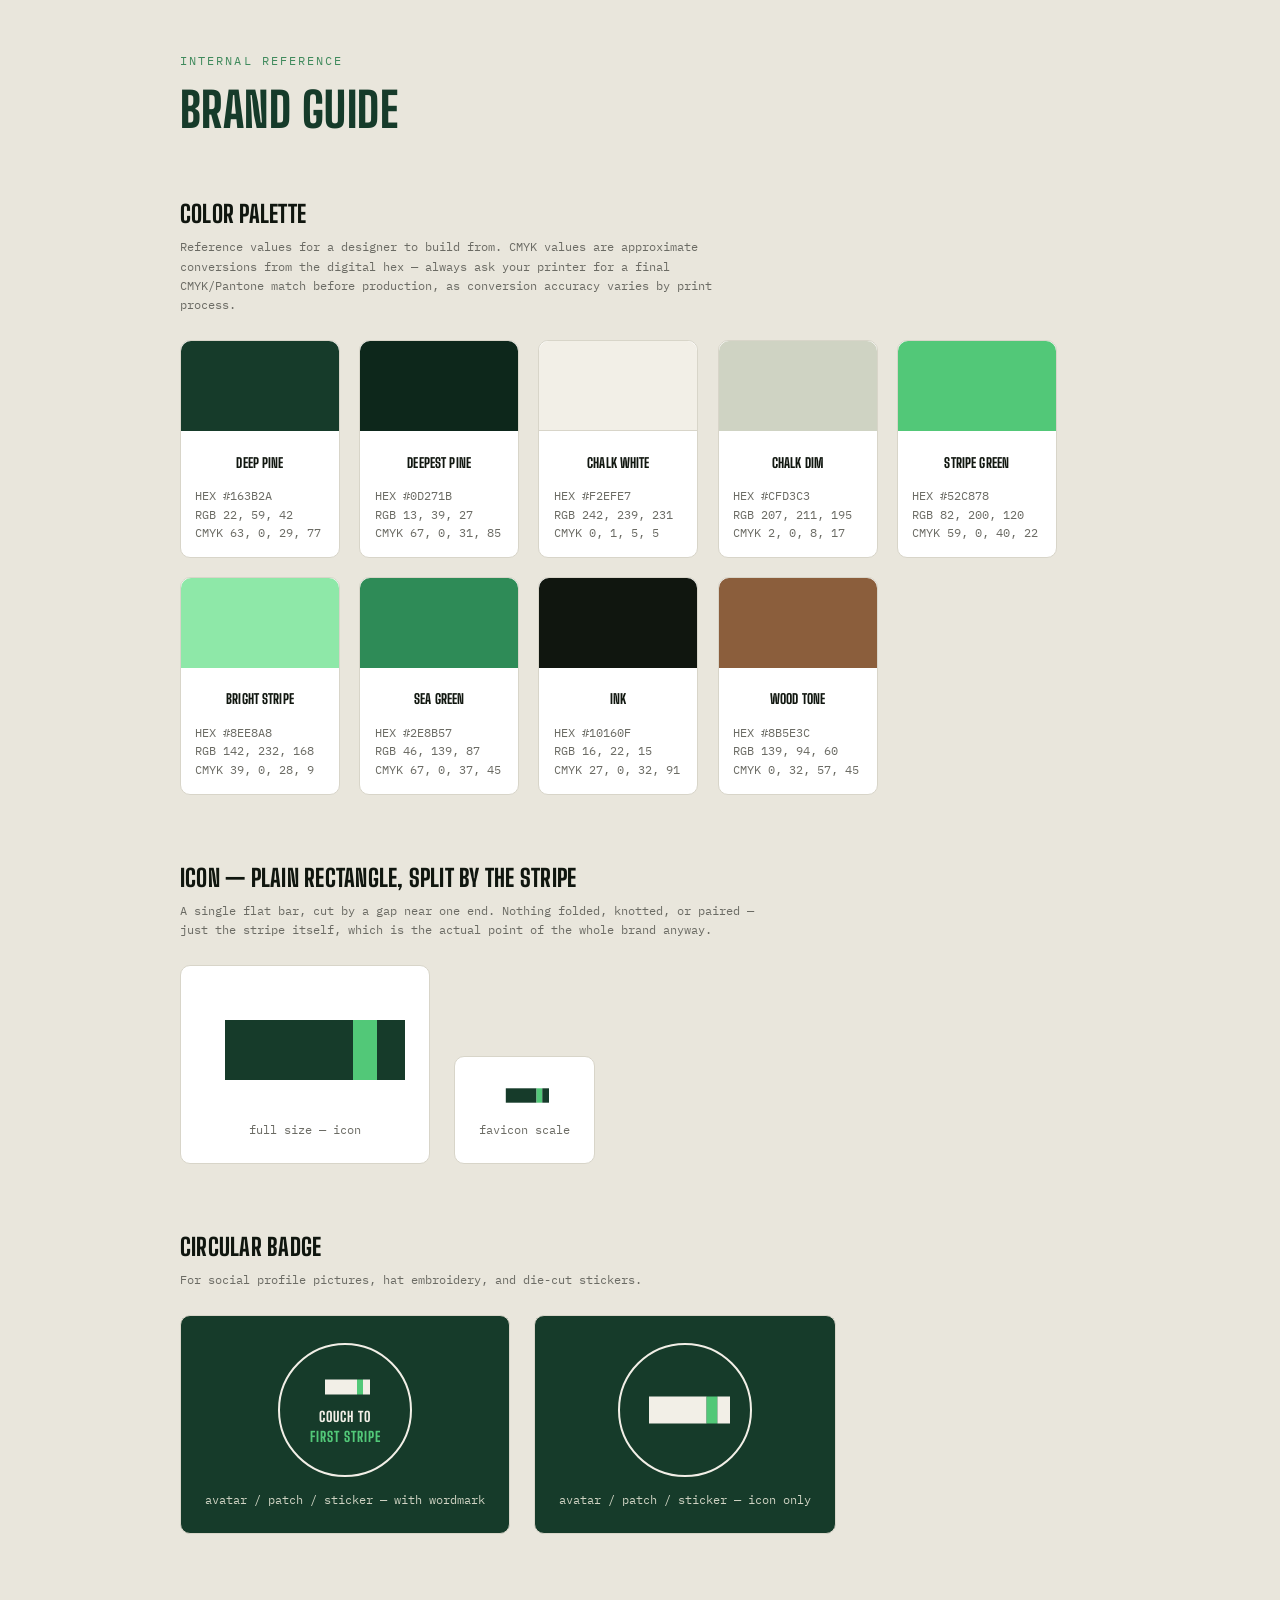
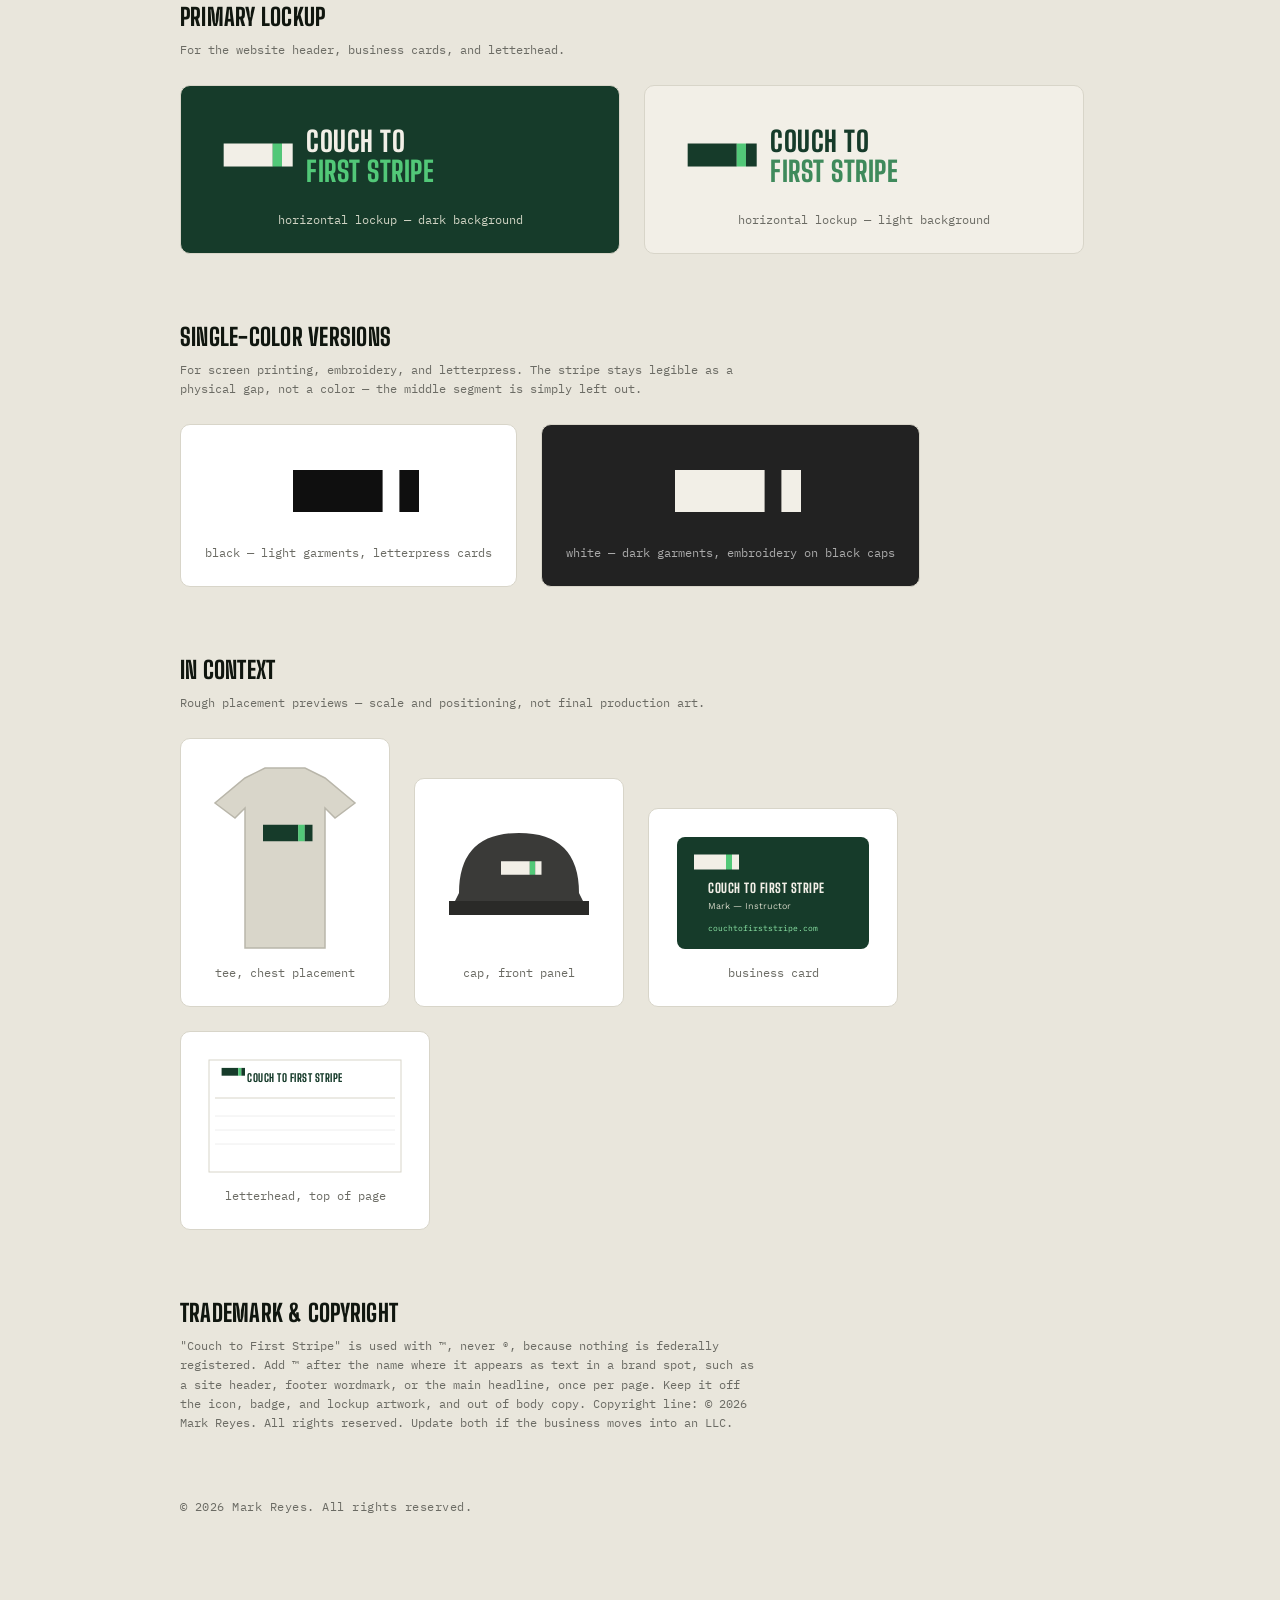
<file: brand-guide.html>
<!doctype html>
<html lang="en">
<head>
<meta charset="UTF-8">
<meta name="viewport" content="width=device-width, initial-scale=1.0">
<title>Brand Guide — Couch to First Stripe</title>
<!-- Internal page: keep out of search engines and link previews. Netlify also
     sends a matching X-Robots-Tag header (see _headers). No analytics tag. -->
<meta name="robots" content="noindex, nofollow, noarchive, nosnippet, noimageindex">
<meta name="referrer" content="no-referrer">
<link rel="icon" type="image/svg+xml" href="images/favicon.svg">
<link rel="preconnect" href="https://fonts.googleapis.com">
<link rel="preconnect" href="https://fonts.gstatic.com" crossorigin>
<link href="https://fonts.googleapis.com/css2?family=Big+Shoulders+Display:wght@700;800;900&family=Work+Sans:wght@400;500;600&family=IBM+Plex+Mono:wght@500&display=swap" rel="stylesheet">
<link rel="stylesheet" href="css/base.css">
<link rel="stylesheet" href="css/brand-guide.css">
</head>
<body class="guide-page">
<main class="wrap">

  <header class="guide-header">
    <span class="eyebrow color-sage">Internal Reference</span>
    <h1>Brand Guide</h1>
  </header>

  <section class="guide-section">
    <h2>Color palette</h2>
    <p class="guide-note">Reference values for a designer to build from. CMYK values are approximate conversions from the digital hex — always ask your printer for a final CMYK/Pantone match before production, as conversion accuracy varies by print process.</p>
    <ul class="guide-row guide-row--top">

      <li class="guide-card swatch">
        <div class="swatch__chip swatch--pine"></div>
        <div class="swatch__body">
          <h3 class="swatch__name">Deep Pine</h3>
          <p class="swatch__values">HEX #163B2A<br>RGB 22, 59, 42<br>CMYK 63, 0, 29, 77</p>
        </div>
      </li>

      <li class="guide-card swatch">
        <div class="swatch__chip swatch--pine-deep"></div>
        <div class="swatch__body">
          <h3 class="swatch__name">Deepest Pine</h3>
          <p class="swatch__values">HEX #0D271B<br>RGB 13, 39, 27<br>CMYK 67, 0, 31, 85</p>
        </div>
      </li>

      <li class="guide-card swatch">
        <div class="swatch__chip swatch--chalk"></div>
        <div class="swatch__body">
          <h3 class="swatch__name">Chalk White</h3>
          <p class="swatch__values">HEX #F2EFE7<br>RGB 242, 239, 231<br>CMYK 0, 1, 5, 5</p>
        </div>
      </li>

      <li class="guide-card swatch">
        <div class="swatch__chip swatch--chalk-dim"></div>
        <div class="swatch__body">
          <h3 class="swatch__name">Chalk Dim</h3>
          <p class="swatch__values">HEX #CFD3C3<br>RGB 207, 211, 195<br>CMYK 2, 0, 8, 17</p>
        </div>
      </li>

      <li class="guide-card swatch">
        <div class="swatch__chip swatch--stripe"></div>
        <div class="swatch__body">
          <h3 class="swatch__name">Stripe Green</h3>
          <p class="swatch__values">HEX #52C878<br>RGB 82, 200, 120<br>CMYK 59, 0, 40, 22</p>
        </div>
      </li>

      <li class="guide-card swatch">
        <div class="swatch__chip swatch--stripe-bright"></div>
        <div class="swatch__body">
          <h3 class="swatch__name">Bright Stripe</h3>
          <p class="swatch__values">HEX #8EE8A8<br>RGB 142, 232, 168<br>CMYK 39, 0, 28, 9</p>
        </div>
      </li>

      <li class="guide-card swatch">
        <div class="swatch__chip swatch--sea"></div>
        <div class="swatch__body">
          <h3 class="swatch__name">Sea Green</h3>
          <p class="swatch__values">HEX #2E8B57<br>RGB 46, 139, 87<br>CMYK 67, 0, 37, 45</p>
        </div>
      </li>

      <li class="guide-card swatch">
        <div class="swatch__chip swatch--ink"></div>
        <div class="swatch__body">
          <h3 class="swatch__name">Ink</h3>
          <p class="swatch__values">HEX #10160F<br>RGB 16, 22, 15<br>CMYK 27, 0, 32, 91</p>
        </div>
      </li>

      <li class="guide-card swatch">
        <div class="swatch__chip swatch--wood"></div>
        <div class="swatch__body">
          <h3 class="swatch__name">Wood Tone</h3>
          <p class="swatch__values">HEX #8B5E3C<br>RGB 139, 94, 60<br>CMYK 0, 32, 57, 45</p>
        </div>
      </li>

    </ul>
  </section>

  <section class="guide-section">
    <h2>Icon — plain rectangle, split by the stripe</h2>
    <p class="guide-note">A single flat bar, cut by a gap near one end. Nothing folded, knotted, or paired — just the stripe itself, which is the actual point of the whole brand anyway.</p>
    <div class="guide-row">
      <figure class="guide-card">
        <svg class="logo-mark color-pine" width="200" height="120" viewBox="0 0 100 60" aria-hidden="true">
          <rect x="10" y="15" width="64" height="30" fill="currentColor"/>
          <rect class="logo-mark__stripe" x="74" y="15" width="12" height="30"/>
          <rect x="86" y="15" width="14" height="30" fill="currentColor"/>
        </svg>
        <figcaption class="guide-caption">full size — icon</figcaption>
      </figure>
      <figure class="guide-card">
        <svg class="logo-mark color-pine" width="48" height="29" viewBox="0 0 100 60" aria-hidden="true">
          <rect x="10" y="15" width="64" height="30" fill="currentColor"/>
          <rect class="logo-mark__stripe" x="74" y="15" width="12" height="30"/>
          <rect x="86" y="15" width="14" height="30" fill="currentColor"/>
        </svg>
        <figcaption class="guide-caption">favicon scale</figcaption>
      </figure>
    </div>
  </section>

  <section class="guide-section">
    <h2>Circular badge</h2>
    <p class="guide-note">For social profile pictures, hat embroidery, and die-cut stickers.</p>
    <div class="guide-row">
      <figure class="guide-card guide-card--pine">
        <svg width="140" height="140" viewBox="0 0 140 140" aria-hidden="true">
          <circle class="badge-ring" cx="70" cy="70" r="66" stroke-width="2"/>
          <g class="logo-mark color-chalk" transform="translate(45,32) scale(0.5)">
            <rect x="10" y="15" width="64" height="30" fill="currentColor"/>
            <rect class="logo-mark__stripe" x="74" y="15" width="12" height="30"/>
            <rect x="86" y="15" width="14" height="30" fill="currentColor"/>
          </g>
          <text class="svg-display color-chalk" x="70" y="82" text-anchor="middle" font-size="14" letter-spacing="1" fill="currentColor">COUCH TO</text>
          <text class="svg-display color-stripe" x="70" y="102" text-anchor="middle" font-size="14" letter-spacing="1" fill="currentColor">FIRST STRIPE</text>
        </svg>
        <figcaption class="guide-caption">avatar / patch / sticker — with wordmark</figcaption>
      </figure>
      <figure class="guide-card guide-card--pine">
        <svg width="140" height="140" viewBox="0 0 140 140" aria-hidden="true">
          <circle class="badge-ring" cx="70" cy="70" r="66" stroke-width="2"/>
          <g class="logo-mark color-chalk" transform="translate(25,43) scale(0.9)">
            <rect x="10" y="15" width="64" height="30" fill="currentColor"/>
            <rect class="logo-mark__stripe" x="74" y="15" width="12" height="30"/>
            <rect x="86" y="15" width="14" height="30" fill="currentColor"/>
          </g>
        </svg>
        <figcaption class="guide-caption">avatar / patch / sticker — icon only</figcaption>
      </figure>
    </div>
  </section>

  <section class="guide-section">
    <h2>Primary lockup</h2>
    <p class="guide-note">For the website header, business cards, and letterhead.</p>
    <div class="guide-row">
      <figure class="guide-card guide-card--pine guide-card--wide">
        <svg width="380" height="90" viewBox="0 0 380 90" aria-hidden="true">
          <g class="logo-mark color-chalk" transform="translate(6,22) scale(0.767)">
            <rect x="10" y="15" width="64" height="30" fill="currentColor"/>
            <rect class="logo-mark__stripe" x="74" y="15" width="12" height="30"/>
            <rect x="86" y="15" width="14" height="30" fill="currentColor"/>
          </g>
          <text class="svg-display color-chalk" x="96" y="42" font-size="28" letter-spacing="0.5" fill="currentColor">COUCH TO</text>
          <text class="svg-display color-stripe" x="96" y="72" font-size="28" letter-spacing="0.5" fill="currentColor">FIRST STRIPE</text>
        </svg>
        <figcaption class="guide-caption">horizontal lockup — dark background</figcaption>
      </figure>
      <figure class="guide-card guide-card--chalk guide-card--wide">
        <svg width="380" height="90" viewBox="0 0 380 90" aria-hidden="true">
          <g class="logo-mark color-pine" transform="translate(6,22) scale(0.767)">
            <rect x="10" y="15" width="64" height="30" fill="currentColor"/>
            <rect class="logo-mark__stripe" x="74" y="15" width="12" height="30"/>
            <rect x="86" y="15" width="14" height="30" fill="currentColor"/>
          </g>
          <text class="svg-display color-pine" x="96" y="42" font-size="28" letter-spacing="0.5" fill="currentColor">COUCH TO</text>
          <text class="svg-display color-sage" x="96" y="72" font-size="28" letter-spacing="0.5" fill="currentColor">FIRST STRIPE</text>
        </svg>
        <figcaption class="guide-caption">horizontal lockup — light background</figcaption>
      </figure>
    </div>
  </section>

  <section class="guide-section">
    <h2>Single-color versions</h2>
    <p class="guide-note">For screen printing, embroidery, and letterpress. The stripe stays legible as a physical gap, not a color — the middle segment is simply left out.</p>
    <div class="guide-row">
      <figure class="guide-card">
        <svg class="color-print-black" width="140" height="84" viewBox="0 0 100 60" aria-hidden="true">
          <rect x="10" y="15" width="64" height="30" fill="currentColor"/>
          <rect x="86" y="15" width="14" height="30" fill="currentColor"/>
        </svg>
        <figcaption class="guide-caption">black — light garments, letterpress cards</figcaption>
      </figure>
      <figure class="guide-card guide-card--charcoal">
        <svg class="color-chalk" width="140" height="84" viewBox="0 0 100 60" aria-hidden="true">
          <rect x="10" y="15" width="64" height="30" fill="currentColor"/>
          <rect x="86" y="15" width="14" height="30" fill="currentColor"/>
        </svg>
        <figcaption class="guide-caption">white — dark garments, embroidery on black caps</figcaption>
      </figure>
    </div>
  </section>

  <section class="guide-section">
    <h2>In context</h2>
    <p class="guide-note">Rough placement previews — scale and positioning, not final production art.</p>
    <div class="guide-row">

      <figure class="guide-card">
        <svg width="160" height="190" viewBox="0 0 160 190" aria-hidden="true">
          <path class="prop-tee" d="M40 15 L60 5 L100 5 L120 15 L150 40 L130 55 L120 45 L120 185 L40 185 L40 45 L30 55 L10 40 Z" stroke-width="1.5"/>
          <g class="logo-mark color-pine" transform="translate(52.5,53.5) scale(0.55)">
            <rect x="10" y="15" width="64" height="30" fill="currentColor"/>
            <rect class="logo-mark__stripe" x="74" y="15" width="12" height="30"/>
            <rect x="86" y="15" width="14" height="30" fill="currentColor"/>
          </g>
        </svg>
        <figcaption class="guide-caption">tee, chest placement</figcaption>
      </figure>

      <figure class="guide-card">
        <svg width="160" height="150" viewBox="0 0 160 150" aria-hidden="true">
          <path class="prop-cap" d="M20 90 Q20 30 80 30 Q140 30 140 90 L145 100 L15 100 Z"/>
          <rect class="prop-cap-brim" x="10" y="98" width="140" height="14"/>
          <g class="logo-mark color-chalk" transform="translate(57.5,51.5) scale(0.45)">
            <rect x="10" y="15" width="64" height="30" fill="currentColor"/>
            <rect class="logo-mark__stripe" x="74" y="15" width="12" height="30"/>
            <rect x="86" y="15" width="14" height="30" fill="currentColor"/>
          </g>
        </svg>
        <figcaption class="guide-caption">cap, front panel</figcaption>
      </figure>

      <figure class="guide-card">
        <svg width="200" height="120" viewBox="0 0 200 120" aria-hidden="true">
          <rect class="prop-business-card" x="4" y="4" width="192" height="112" rx="8"/>
          <g class="logo-mark color-chalk" transform="translate(16,14) scale(0.5)">
            <rect x="10" y="15" width="64" height="30" fill="currentColor"/>
            <rect class="logo-mark__stripe" x="74" y="15" width="12" height="30"/>
            <rect x="86" y="15" width="14" height="30" fill="currentColor"/>
          </g>
          <text class="svg-display color-chalk" x="35" y="60" font-size="13" letter-spacing="0.5" fill="currentColor">COUCH TO FIRST STRIPE</text>
          <text class="svg-body color-chalk-dim" x="35" y="76" font-size="9" fill="currentColor">Mark — Instructor</text>
          <text class="svg-mono color-stripe-bright" x="35" y="98" font-size="8" fill="currentColor">couchtofirststripe.com</text>
        </svg>
        <figcaption class="guide-caption">business card</figcaption>
      </figure>

      <figure class="guide-card">
        <svg width="200" height="120" viewBox="0 0 200 120" aria-hidden="true">
          <rect class="prop-paper" x="4" y="4" width="192" height="112"/>
          <g class="logo-mark color-pine" transform="translate(14,8) scale(0.26)">
            <rect x="10" y="15" width="64" height="30" fill="currentColor"/>
            <rect class="logo-mark__stripe" x="74" y="15" width="12" height="30"/>
            <rect x="86" y="15" width="14" height="30" fill="currentColor"/>
          </g>
          <text class="svg-display color-pine" x="42" y="26" font-size="11" letter-spacing="0.5" fill="currentColor">COUCH TO FIRST STRIPE</text>
          <line class="prop-rule" x1="10" y1="42" x2="190" y2="42"/>
          <line class="prop-rule-faint" x1="10" y1="60" x2="190" y2="60"/>
          <line class="prop-rule-faint" x1="10" y1="74" x2="190" y2="74"/>
          <line class="prop-rule-faint" x1="10" y1="88" x2="190" y2="88"/>
        </svg>
        <figcaption class="guide-caption">letterhead, top of page</figcaption>
      </figure>

    </div>
  </section>

  <section class="guide-section">
    <h2>Trademark &amp; copyright</h2>
    <p class="guide-note">"Couch to First Stripe" is used with ™, never ®, because nothing is federally registered. Add ™ after the name where it appears as text in a brand spot, such as a site header, footer wordmark, or the main headline, once per page. Keep it off the icon, badge, and lockup artwork, and out of body copy. Copyright line: © 2026 Mark Reyes. All rights reserved. Update both if the business moves into an LLC.</p>
  </section>

  <footer class="fine-print">© 2026 Mark Reyes. All rights reserved.</footer>

</main>
</body>
</html>
</file>
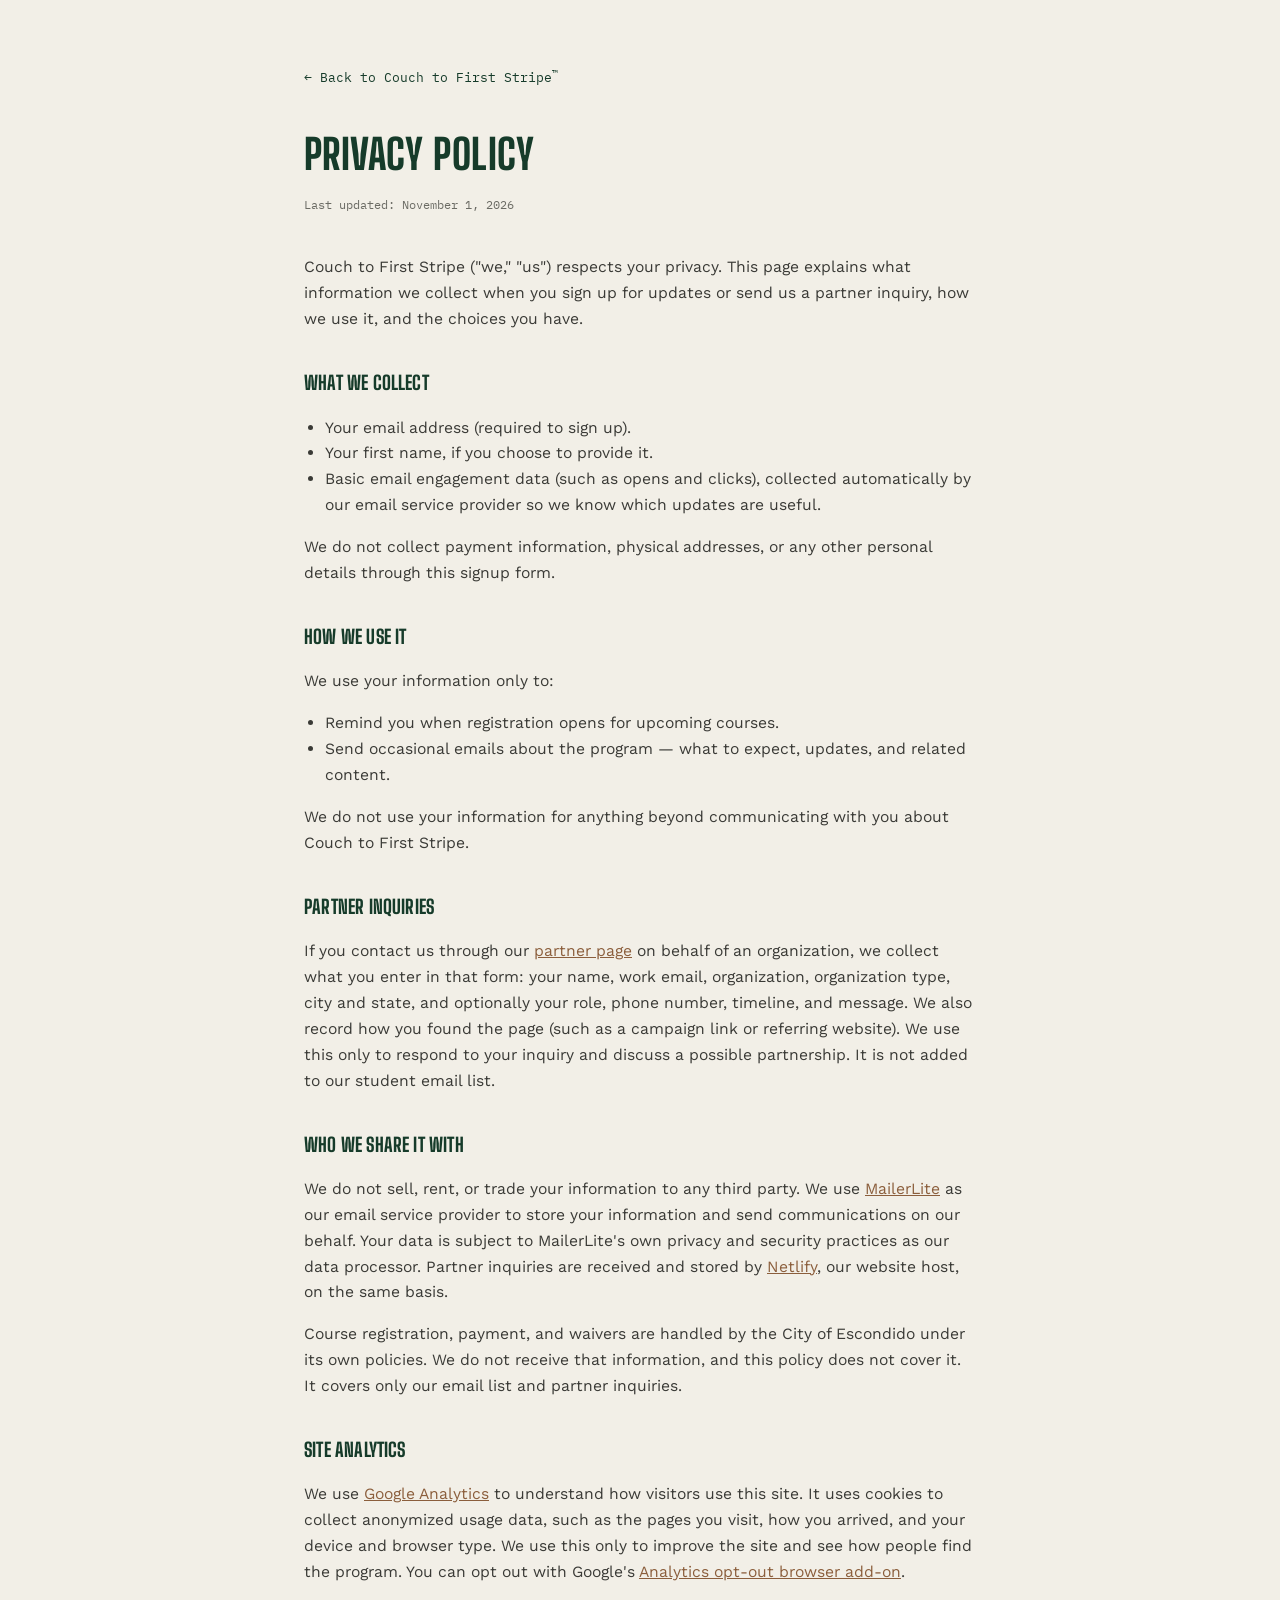
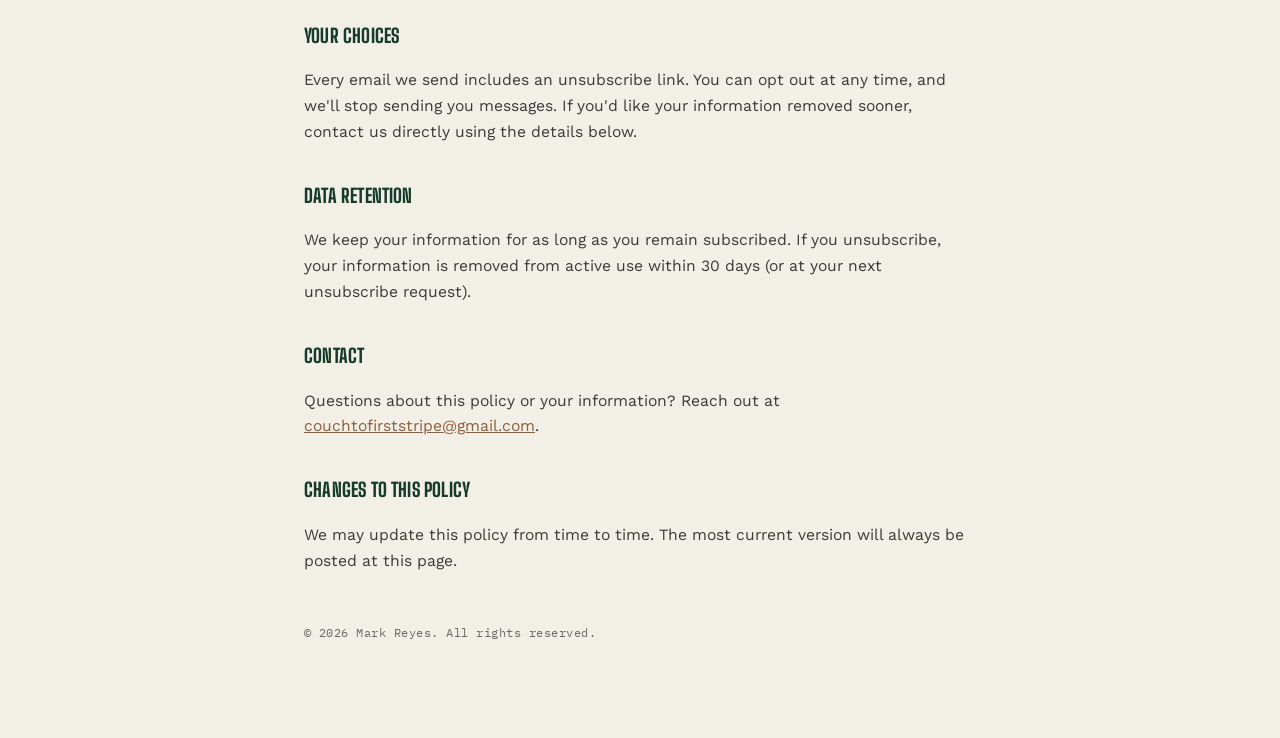
<file: privacy.html>
<!doctype html>
<html lang="en">
<head>
<meta charset="UTF-8">
<meta name="viewport" content="width=device-width, initial-scale=1.0">
<title>Privacy Policy — Couch to First Stripe</title>
<meta name="description" content="How Couch to First Stripe collects, uses, and protects the information you share when you sign up for updates.">
<link rel="icon" type="image/svg+xml" href="images/favicon.svg">
<link rel="preconnect" href="https://fonts.googleapis.com">
<link rel="preconnect" href="https://fonts.gstatic.com" crossorigin>
<link href="https://fonts.googleapis.com/css2?family=Big+Shoulders+Display:wght@700;800;900&family=Work+Sans:wght@400;500;600&family=IBM+Plex+Mono:wght@500&display=swap" rel="stylesheet">
<link rel="stylesheet" href="css/base.css">
<link rel="stylesheet" href="css/privacy.css">
<!-- Google tag (gtag.js) -->
<script async src="https://www.googletagmanager.com/gtag/js?id=G-ERTBRT8GX6"></script>
<script>
  window.dataLayer = window.dataLayer || [];
  function gtag(){dataLayer.push(arguments);}
  gtag('js', new Date());

  gtag('config', 'G-ERTBRT8GX6');
</script>
</head>
<body class="surface-light">
<main class="wrap wrap--narrow page prose">

  <a href="/" class="back-link">← Back to Couch to First Stripe<sup class="tm">™</sup></a>

  <h1 class="page-title">Privacy Policy</h1>
  <div class="updated">Last updated: November 1, 2026</div>

  <p>Couch to First Stripe ("we," "us") respects your privacy. This page explains what information we collect when you sign up for updates or send us a partner inquiry, how we use it, and the choices you have.</p>

  <h2>What We Collect</h2>
  <ul>
    <li>Your email address (required to sign up).</li>
    <li>Your first name, if you choose to provide it.</li>
    <li>Basic email engagement data (such as opens and clicks), collected automatically by our email service provider so we know which updates are useful.</li>
  </ul>
  <p>We do not collect payment information, physical addresses, or any other personal details through this signup form.</p>

  <h2>How We Use It</h2>
  <p>We use your information only to:</p>
  <ul>
    <li>Remind you when registration opens for upcoming courses.</li>
    <li>Send occasional emails about the program — what to expect, updates, and related content.</li>
  </ul>
  <p>We do not use your information for anything beyond communicating with you about Couch to First Stripe.</p>

  <h2>Partner Inquiries</h2>
  <p>If you contact us through our <a href="b2b.html">partner page</a> on behalf of an organization, we collect what you enter in that form: your name, work email, organization, organization type, city and state, and optionally your role, phone number, timeline, and message. We also record how you found the page (such as a campaign link or referring website). We use this only to respond to your inquiry and discuss a possible partnership. It is not added to our student email list.</p>

  <h2>Who We Share It With</h2>
  <p>We do not sell, rent, or trade your information to any third party. We use <a href="https://www.mailerlite.com" target="_blank" rel="noopener">MailerLite</a> as our email service provider to store your information and send communications on our behalf. Your data is subject to MailerLite's own privacy and security practices as our data processor. Partner inquiries are received and stored by <a href="https://www.netlify.com/privacy/" target="_blank" rel="noopener">Netlify</a>, our website host, on the same basis.</p>
  <p>Course registration, payment, and waivers are handled by the City of Escondido under its own policies. We do not receive that information, and this policy does not cover it. It covers only our email list and partner inquiries.</p>

  <h2>Site Analytics</h2>
  <p>We use <a href="https://policies.google.com/technologies/partner-sites" target="_blank" rel="noopener">Google Analytics</a> to understand how visitors use this site. It uses cookies to collect anonymized usage data, such as the pages you visit, how you arrived, and your device and browser type. We use this only to improve the site and see how people find the program. You can opt out with Google's <a href="https://tools.google.com/dlpage/gaoptout" target="_blank" rel="noopener">Analytics opt-out browser add-on</a>.</p>

  <h2>Your Choices</h2>
  <p>Every email we send includes an unsubscribe link. You can opt out at any time, and we'll stop sending you messages. If you'd like your information removed sooner, contact us directly using the details below.</p>

  <h2>Data Retention</h2>
  <p>We keep your information for as long as you remain subscribed. If you unsubscribe, your information is removed from active use within 30 days (or at your next unsubscribe request).</p>

  <h2>Contact</h2>
  <p>Questions about this policy or your information? Reach out at <a href="mailto:couchtofirststripe@gmail.com">couchtofirststripe@gmail.com</a>.</p>

  <h2>Changes to This Policy</h2>
  <p>We may update this policy from time to time. The most current version will always be posted at this page.</p>

  <footer class="fine-print">© 2026 Mark Reyes. All rights reserved.</footer>

</main>
</body>
</html>
</file>
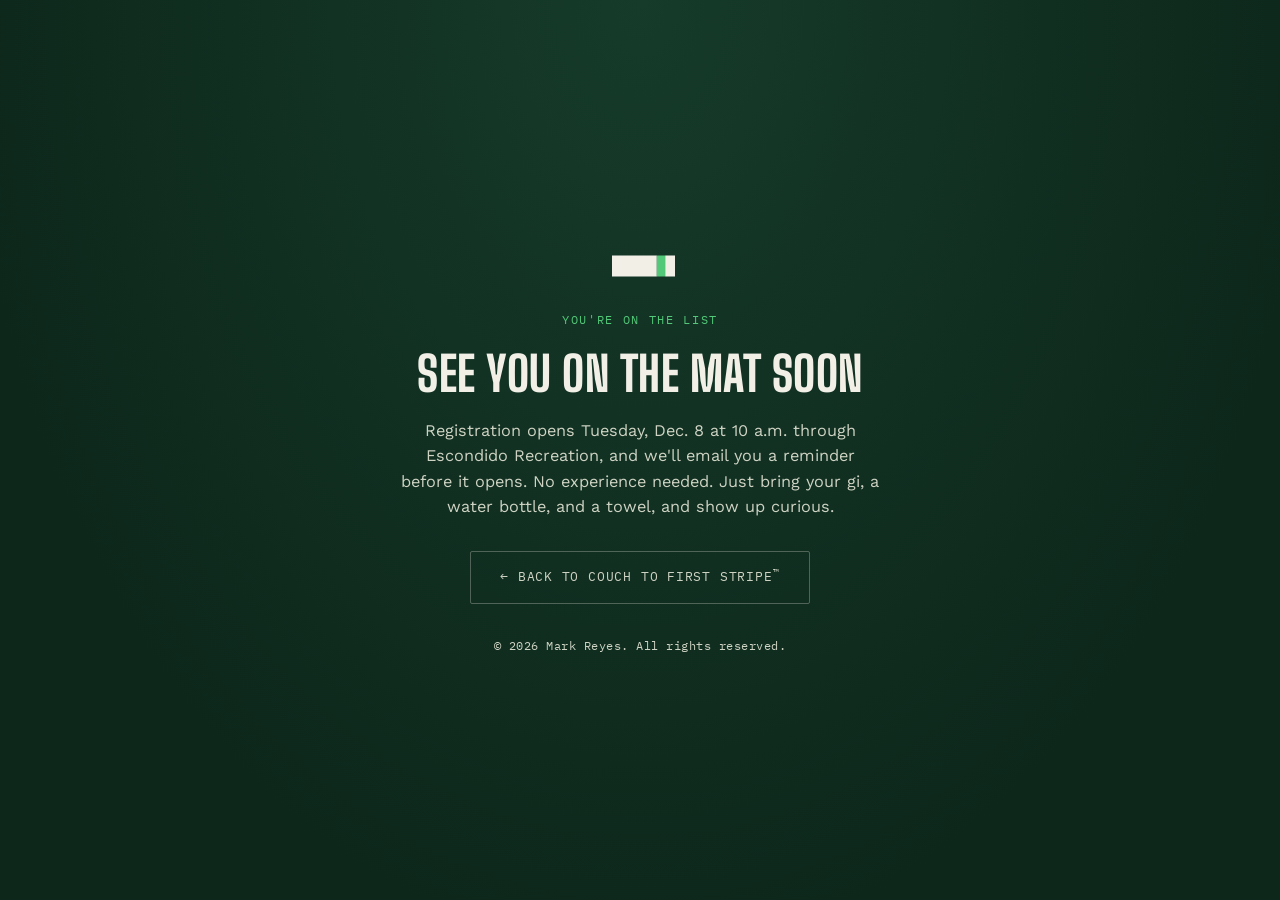
<file: success.html>
<!doctype html>
<html lang="en">
<head>
<meta charset="UTF-8">
<meta name="viewport" content="width=device-width, initial-scale=1.0">
<title>You're In — Couch to First Stripe</title>
<meta name="robots" content="noindex">
<link rel="icon" type="image/svg+xml" href="images/favicon.svg">
<link rel="preconnect" href="https://fonts.googleapis.com">
<link rel="preconnect" href="https://fonts.gstatic.com" crossorigin>
<link href="https://fonts.googleapis.com/css2?family=Big+Shoulders+Display:wght@700;800;900&family=Work+Sans:wght@400;500;600&family=IBM+Plex+Mono:wght@500&display=swap" rel="stylesheet">
<link rel="stylesheet" href="css/base.css">
<link rel="stylesheet" href="css/success.css">
<!-- Google tag (gtag.js) -->
<script async src="https://www.googletagmanager.com/gtag/js?id=G-ERTBRT8GX6"></script>
<script>
  window.dataLayer = window.dataLayer || [];
  function gtag(){dataLayer.push(arguments);}
  gtag('js', new Date());

  gtag('config', 'G-ERTBRT8GX6');
</script>
</head>
<body class="surface-dark surface-glow success-page">
  <main class="success-box">
    <svg class="logo-mark" width="70" height="42" viewBox="0 0 100 60" aria-hidden="true">
      <rect x="10" y="15" width="64" height="30" fill="currentColor"/>
      <rect class="logo-mark__stripe" x="74" y="15" width="12" height="30"/>
      <rect x="86" y="15" width="14" height="30" fill="currentColor"/>
    </svg>
    <span class="eyebrow">You're On The List</span>
    <h1>See You On The Mat Soon</h1>
    <p>Registration opens Tuesday, Dec. 8 at 10 a.m. through Escondido Recreation, and we'll email you a reminder before it opens. No experience needed. Just bring your gi, a water bottle, and a towel, and show up curious.</p>
    <a href="/" class="btn btn-ghost">← Back to Couch to First Stripe<sup class="tm">™</sup></a>
    <footer class="fine-print">© 2026 Mark Reyes. All rights reserved.</footer>
  </main>
</body>
</html>
</file>
<file: css/base.css>
/* ==========================================================================
   Couch to First Stripe — shared base styles
   Loaded by every page. Page-specific styles live in their own file.
   ========================================================================== */

/* ---------- TOKENS ---------- */
/* Palette values are a deliberate brand decision (see CLAUDE.md). Names are
   historical: "navy" and "gold" are both greens. */
:root{
  --mat-navy: #163b2a;         /* deep, grounded green — warmer than near-black */
  --mat-navy-deep: #0d271b;    /* deeper shade, still not pitch black */
  --chalk: #f2efe7;            /* belt white, unchanged */
  --chalk-dim: #cfd3c3;
  --stripe-gold: #52c878;      /* emerald — vivid and energetic, not neon */
  --stripe-gold-bright: #8ee8a8; /* soft bright highlight for hover/emphasis */
  --tatami-green: #2e8b57;     /* sea green, secondary */
  --ink: #10160f;              /* near-black, green-tinted, for text on light bg */
  --rust: #8b5e3c;             /* warm wood tone — neutral accent */

  --stone: #3a3a36;            /* body copy on light backgrounds */
  --stone-light: #6b6b64;      /* secondary/meta text on light backgrounds */
  --line-on-dark: rgba(242,239,231,0.28);

  --display: 'Big Shoulders Display', sans-serif;
  --body: 'Work Sans', sans-serif;
  --mono: 'IBM Plex Mono', monospace;
}

/* ---------- RESET / BASE ---------- */
*{box-sizing:border-box;}
html{scroll-behavior:smooth;}
@media (prefers-reduced-motion: reduce){
  html{scroll-behavior:auto;}
  *{animation-duration:0.001ms !important; transition-duration:0.001ms !important;}
}

body{
  margin:0;
  font-family:var(--body);
  background:var(--chalk);
  color:var(--ink);
  line-height:1.55;
}

h1,h2,h3{
  font-family:var(--display);
  font-weight:800;
  letter-spacing:0.01em;
  margin:0;
  text-transform:uppercase;
  color:var(--heading, currentColor);
}

p, li{color:var(--text-body, currentColor);}

a{color:inherit;}

/* ---------- SURFACES ----------
   A surface sets the background and the color tokens its children use, so
   components (headings, body copy, eyebrows) don't need light/dark variants. */
.surface-light{
  background:var(--chalk);
  color:var(--ink);
  --heading: var(--mat-navy);
  --text-body: var(--stone);
  --accent: var(--rust);
}
.surface-dark{
  background:var(--mat-navy-deep);
  color:var(--chalk);
  --heading: var(--chalk);
  --text-body: var(--chalk-dim);
  --accent: var(--stripe-gold);
}
/* Radial green glow used behind the hero and the success page. */
.surface-glow{
  background:radial-gradient(ellipse at top, var(--mat-navy) 0%, var(--mat-navy-deep) 75%);
}

/* ---------- LAYOUT ---------- */
.wrap{max-width:920px; margin:0 auto;}
.wrap--narrow{max-width:720px;}

/* ---------- TYPE COMPONENTS ---------- */
.eyebrow{
  font-family:var(--mono);
  font-size:0.72rem;
  letter-spacing:0.18em;
  text-transform:uppercase;
  color:var(--accent, var(--stripe-gold));
}

/* ---------- BUTTONS ---------- */
.btn{
  font-family:var(--mono);
  font-size:0.82rem;
  letter-spacing:0.06em;
  text-transform:uppercase;
  padding:0.95rem 1.8rem;
  border-radius:2px;
  border:1px solid transparent;
  cursor:pointer;
  text-decoration:none;
  display:inline-block;
  transition:transform 0.15s ease, background 0.15s ease, color 0.15s ease, border-color 0.15s ease;
}
.btn-primary{
  background:var(--stripe-gold);
  color:var(--ink);
  box-shadow:0 2px 8px rgba(16,22,15,0.18);
}
.btn-primary:hover{background:var(--stripe-gold-bright); transform:translateY(-1px); box-shadow:0 4px 12px rgba(16,22,15,0.22);}
.btn-ghost{
  background:transparent;
  color:var(--chalk-dim);
  border-color:var(--line-on-dark);
}
.btn-ghost:hover{border-color:var(--chalk); color:var(--chalk);}
.btn:focus-visible{outline:2px solid var(--stripe-gold-bright); outline-offset:3px;}

/* ---------- LOGO MARK ----------
   Sharp-cornered belt rectangle with the stripe in the gap. The belt takes
   currentColor, so set `color` on the mark (or a parent) per context. */
.logo-mark{display:block; flex-shrink:0;}
.logo-mark__stripe{fill:var(--stripe-gold);}

/* ---------- IP NOTICES ----------
   ™ after the program name in brand spots only (see CLAUDE.md). It inherits
   the surrounding color and doesn't change the line height. */
.tm{font-size:max(0.45em, 0.6rem); vertical-align:super; line-height:0; margin-left:0.05em;}
.fine-print{
  font-family:var(--mono); font-size:0.78rem; letter-spacing:0.04em;
  margin:1.4rem 0 0;
}
</file>
<file: css/components.css>
/* ==========================================================================
   Couch to First Stripe — shared marketing-page components
   Used by index.html and b2b.html. Requires base.css.
   ========================================================================== */

/* ---------- SECTIONS ---------- */
.section{padding:5.5rem 1.5rem;}
.section--center{text-align:center;}

.section-title{font-size:clamp(1.8rem, 3.4vw, 2.6rem);}
.section-title--sm{font-size:clamp(1.7rem, 3.2vw, 2.3rem);}
.section-title--lg{font-size:clamp(2rem, 4vw, 3rem);}
.eyebrow + .section-title{margin-top:0.6rem;}

.lede{
  max-width:600px;
  margin:0 auto;
  font-size:1.08rem;
}

/* ---------- SITE NAV ---------- */
.site-nav{
  position:sticky; top:0; z-index:50;
  background:var(--mat-navy-deep);
  padding:0.7rem 1.5rem;
  display:flex; align-items:center; justify-content:space-between;
  border-bottom:1px solid rgba(242,239,231,0.1);
}
.site-nav .brand{
  display:flex; align-items:center; gap:0.55rem;
  text-decoration:none;
  color:var(--chalk);
}
.site-nav .brand span{
  font-family:var(--display); font-weight:800;
  font-size:0.85rem;
  letter-spacing:0.03em; text-transform:uppercase;
}
.site-nav .nav-cta{
  font-family:var(--mono); font-size:0.7rem;
  color:var(--chalk-dim); text-decoration:none;
  border:1px solid var(--line-on-dark);
  padding:0.4rem 0.8rem; border-radius:2px;
  transition:color 0.15s ease, border-color 0.15s ease;
}
.site-nav .nav-cta:hover{color:var(--chalk); border-color:var(--chalk);}
.nav-actions{display:flex; align-items:center; gap:1.4rem;}
/* Quiet secondary link: no border, so the CTA stays the primary action. */
.site-nav .nav-link{
  font-family:var(--mono); font-size:0.7rem;
  color:var(--chalk-dim); text-decoration:none;
  transition:color 0.15s ease;
}
.site-nav .nav-link:hover{color:var(--chalk);}

/* ---------- HERO ---------- */
.hero{
  padding:6rem 1.5rem 5rem;
  text-align:center;
}
.hero .eyebrow{display:block; margin-bottom:1.4rem;}
.hero h1{
  font-size:clamp(2.6rem, 7vw, 5.2rem);
  line-height:0.98;
}
.hero .lede{max-width:560px; margin-top:1.6rem;}

.cta-row{
  margin-top:2.4rem;
  display:flex;
  gap:1rem;
  justify-content:center;
  flex-wrap:wrap;
}

/* ---------- STEPS (with scroll-reveal track; see js/main.js) ---------- */
.track{
  position:relative;
  margin:3rem 0 3.5rem;
  height:6px;
  background:rgba(242,239,231,0.15);
  border-radius:3px;
  max-width:640px;
}
.track-fill{
  height:100%;
  width:0%;
  background:linear-gradient(90deg, var(--chalk-dim), var(--stripe-gold));
  border-radius:3px;
  transition:width 1.1s ease;
}

.steps{
  display:grid;
  gap:2.4rem;
}
.step{
  display:grid;
  grid-template-columns:64px 1fr;
  gap:1.2rem;
  opacity:0;
  transform:translateY(14px);
  transition:opacity 0.6s ease, transform 0.6s ease;
}
.step.is-visible{opacity:1; transform:translateY(0);}
.step-num{
  font-family:var(--mono);
  font-size:0.85rem;
  color:var(--mat-navy);
  background:var(--chalk-dim);
  width:44px; height:44px;
  border-radius:50%;
  display:flex; align-items:center; justify-content:center;
  border:2px solid transparent;
}
.step.is-final .step-num{
  background:var(--stripe-gold);
  color:var(--ink);
  box-shadow:0 0 0 4px rgba(82,200,120,0.22);
}
.step h3{
  font-family:var(--body);
  font-weight:600;
  text-transform:none;
  font-size:1.18rem;
  letter-spacing:0;
  margin-bottom:0.3rem;
}
.step p{margin:0; font-size:0.98rem;}

/* ---------- CARD GRID ----------
   Labeled cards with a rule on top (side rule on mobile). */
.card-grid{
  display:grid;
  grid-template-columns:repeat(3, 1fr);
  gap:1.6rem;
  list-style:none;
  margin:2.6rem 0 0; padding:0;
}
.card-grid--2{grid-template-columns:repeat(2, 1fr);}
.card-grid li{
  border-top:2px solid var(--mat-navy);
  padding-top:1rem;
}
.card-label{
  font-family:var(--mono);
  font-size:0.7rem;
  letter-spacing:0.1em;
  text-transform:uppercase;
  color:var(--rust);
  display:block;
  margin-bottom:0.4rem;
}
.card-grid p{margin:0; font-size:0.96rem;}

/* ---------- FORMS ---------- */
.form{text-align:left;}
.form-grid{
  display:grid;
  grid-template-columns:repeat(2, 1fr);
  gap:1.2rem 1.4rem;
}
.field{display:flex; flex-direction:column; gap:0.35rem;}
.field--full{grid-column:1 / -1;}
.field label{
  font-family:var(--mono);
  font-size:0.72rem;
  letter-spacing:0.08em;
  text-transform:uppercase;
  color:var(--mat-navy);
}
.field .optional{color:var(--stone-light); text-transform:none; letter-spacing:0;}
.field input,
.field select,
.field textarea{
  font:inherit;
  font-size:1rem;
  color:var(--ink);
  background:#fff;
  border:1px solid var(--chalk-dim);
  border-radius:2px;
  padding:0.75rem 0.85rem;
  width:100%;
}
.field textarea{min-height:7rem; resize:vertical;}
.field input:focus,
.field select:focus,
.field textarea:focus{
  outline:2px solid var(--stripe-gold);
  outline-offset:1px;
  border-color:var(--mat-navy);
}
.form-footer{
  margin-top:1.8rem;
  display:flex; align-items:center; gap:1.2rem; flex-wrap:wrap;
}
.form-note{font-size:0.85rem; margin:0;}
.form-note a{color:var(--rust);}
/* Spam honeypot: hidden from people, visible to naive bots. */
.hp-field{position:absolute; left:-9999px; width:1px; height:1px; overflow:hidden;}

/* ---------- FOOTER ---------- */
.site-footer{
  background:var(--ink);
  color:var(--chalk-dim);
  text-align:center;
  padding:2.2rem 1.5rem;
  font-family:var(--mono);
  font-size:0.78rem;
  letter-spacing:0.04em;
}
.site-footer a{color:var(--chalk);}
.footer-brand{
  display:flex; align-items:center; justify-content:center; gap:0.5rem;
  text-transform:uppercase;
}
.footer-links{margin-top:0.6rem;}
.social-row{
  display:flex; justify-content:center; gap:1rem;
  margin-top:1rem;
}
.site-footer .social-row a{
  color:var(--chalk-dim);
  display:flex; align-items:center; justify-content:center;
  transition:color 0.15s ease;
}
.site-footer .social-row a:hover,
.site-footer .social-row a:focus-visible{color:var(--stripe-gold-bright);}
/* Community flags: small and uniform, like a row of flags on a gym wall. */
.flag-row{
  display:flex; justify-content:center; flex-wrap:wrap; gap:0.6rem;
  list-style:none;
  margin:1.4rem 0 0; padding:0;
}
.flag-row li{display:flex;}
.flag{
  width:30px; height:20px;
  outline:1px solid rgba(242,239,231,0.12);
}

/* ---------- RESPONSIVE ---------- */
@media (max-width:720px){
  .card-grid, .card-grid--2{grid-template-columns:1fr;}
  .card-grid li{border-top:none; border-left:2px solid var(--mat-navy); padding:0 0 0 1rem;}
  .form-grid{grid-template-columns:1fr;}
}

/* Too tight for two nav items; the footer link covers small screens. */
@media (max-width:560px){
  .site-nav .nav-link{display:none;}
}
</file>
<file: css/home.css>
/* ==========================================================================
   Couch to First Stripe — homepage (index.html)
   Requires base.css and components.css.
   ========================================================================== */

/* ---------- HERO TAGLINE ----------
   Sits under the headline; the subhead follows closely so they read as one
   block. */
.hero-tagline + .lede{margin-top:0.6rem;}

/* ---------- HERO ILLUSTRATION ---------- */
.belt-wrap{
  margin:3rem auto 2.5rem;
  max-width:560px;
}
.belt-wrap svg{width:100%; height:auto; display:block;}

/* ---------- WHAT THIS IS ---------- */
.what-is .wrap{
  display:grid;
  grid-template-columns:1fr 1fr;
  gap:3rem;
  align-items:start;
}
.what-is p{font-size:1.02rem;}
/* Tatami photo frames. The dark gaps are the mats' cloth edging (heri). */
.tatami-gallery{
  display:grid;
  grid-template-columns:repeat(4, 1fr);
  grid-template-rows:repeat(3, 1fr);
  grid-template-areas:
    "a a b b"
    "c d d e"
    "c f f e";
  gap:6px;
  padding:6px;
  width:100%;
  aspect-ratio:4/3;
  background:var(--mat-navy);
}
.mat{
  position:relative;
  margin:0;
  overflow:hidden;
  /* Woven rush lines, shown until a photo fills the frame. */
  background:
    repeating-linear-gradient(90deg, rgba(22,59,42,0.09) 0 1px, transparent 1px 5px),
    var(--chalk-dim);
}
.mat--a{grid-area:a;}
.mat--b{grid-area:b;}
.mat--c{grid-area:c;}
.mat--d{grid-area:d;}
.mat--e{grid-area:e;}
.mat--f{grid-area:f;}
.mat img{
  position:absolute; inset:0;
  width:100%; height:100%;
  object-fit:cover;
  display:block;
}

/* ---------- COMPLETION DAY ---------- */
.completion{
  background:linear-gradient(180deg, var(--mat-navy) 0%, var(--mat-navy-deep) 100%);
}
.completion .section-title{margin-bottom:1.6rem;}
.highlight{color:var(--stripe-gold-bright); font-weight:600;}

/* ---------- INSTRUCTOR ---------- */
.instructor-wrap{
  display:flex;
  align-items:center;
  gap:2.2rem;
  flex-wrap:wrap;
}
.instructor-photo{
  width:120px; height:120px;
  border-radius:50%;
  background:#dedbcf;
  flex-shrink:0;
  overflow:hidden;
}
.instructor-photo img{
  width:100%; height:100%;
  object-fit:cover;
  object-position:center center;
  transform:scale(1.65);
  display:block;
}
.instructor-info{flex:1; min-width:240px;}
.instructor-info p{font-size:0.98rem; font-style:italic;}
.credential{
  font-family:var(--mono);
  font-size:0.78rem;
  text-transform:uppercase;
  letter-spacing:0.04em;
  color:var(--rust);
  margin:0.5rem 0 0.9rem;
}

/* ---------- SIGNUP ---------- */
.signup p{max-width:480px; margin:0.8rem auto 2rem;}

/* ---------- RESPONSIVE ---------- */
@media (max-width:720px){
  .what-is .wrap{grid-template-columns:1fr;}
  .tatami-gallery{margin:0 auto; max-width:480px;}
  .instructor-wrap{flex-direction:column; text-align:center;}
}
</file>
<file: css/success.css>
/* ==========================================================================
   Couch to First Stripe — post-signup success page (success.html)
   Requires base.css. The body uses .surface-dark .surface-glow.
   ========================================================================== */

.success-page{
  min-height:100vh;
  display:flex; align-items:center; justify-content:center;
  text-align:center;
  padding:2rem 1.5rem;
}
.success-box{max-width:480px;}
.success-box .logo-mark{margin:0 auto 1.5rem; color:var(--chalk);}
.success-box .eyebrow{display:block; margin-bottom:1.2rem; font-size:0.75rem; letter-spacing:0.14em;}
.success-box h1{
  font-size:clamp(2rem, 5vw, 3rem);
  margin:0 0 1.2rem;
  line-height:1.05;
}
.success-box p{font-size:1.02rem; margin:0 0 2rem;}
.success-box .fine-print{margin-top:2rem; color:var(--chalk-dim);}
</file>
<file: css/b2b.css>
/* ==========================================================================
   Couch to First Stripe — partner / B2B page (b2b.html)
   Requires base.css and components.css.
   ========================================================================== */

/* Longer headline than the homepage, so a smaller ceiling. */
.hero h1{font-size:clamp(2.4rem, 6vw, 4.4rem); max-width:820px; margin:0 auto;}

/* ---------- NOW RUNNING ---------- */
.proof{
  background:linear-gradient(180deg, var(--mat-navy) 0%, var(--mat-navy-deep) 100%);
}
.proof .section-title{margin-bottom:1.6rem;}

/* ---------- INSTRUCTOR ---------- */
.instructor-strip p{max-width:640px; margin:1rem 0 0; font-size:1.02rem;}

/* ---------- INQUIRY FORM ---------- */
.inquire{border-top:1px solid var(--chalk-dim);}
.inquire-intro{margin:0.8rem 0 2.2rem; font-size:1.02rem;}
</file>
<file: css/brand-guide.css>
/* ==========================================================================
   Couch to First Stripe — internal brand guide (brand-guide.html)
   Requires base.css. Not linked from the public site; see CLAUDE.md.
   ========================================================================== */

.guide-page{
  --sheet: #e9e6dc;            /* page backdrop, slightly darker than chalk */
  --card-border: #d8d5c9;
  --print-black: #0f0f0f;
  --charcoal: #222;
  --sage-text: #3f8a5c;        /* lockup wordmark green on light backgrounds */
  background:var(--sheet);
  padding:3rem 1.5rem;
}

/* ---------- PAGE HEADER / SECTIONS ---------- */
.guide-header{margin-bottom:3rem;}
.guide-header h1{font-size:clamp(2rem, 5vw, 3rem); color:var(--mat-navy);}

.guide-section{margin-bottom:4rem;}
.guide-section > h2{font-size:1.5rem; margin-bottom:0.3rem;}
.guide-note{
  font-family:var(--mono); font-size:0.78rem; color:var(--stone-light);
  margin:0 0 1.6rem; max-width:580px;
}

/* ---------- CARDS ---------- */
.guide-row{display:flex; gap:1.5rem; flex-wrap:wrap; align-items:flex-end;}
.guide-row--top{gap:1.2rem; align-items:flex-start; list-style:none; margin:0; padding:0;}

.guide-card{
  --caption: var(--stone-light);
  background:#fff; border:1px solid var(--card-border); border-radius:10px;
  margin:0; padding:1.5rem;
  display:flex; flex-direction:column; align-items:center; gap:0.7rem;
  max-width:100%;
}
.guide-card svg{display:block; max-width:100%; height:auto;}
.guide-card--pine{background:var(--mat-navy); --caption: var(--chalk-dim);}
.guide-card--chalk{background:var(--chalk);}
.guide-card--charcoal{background:var(--charcoal); --caption: #aaa;}
.guide-card--wide{flex:0 1 440px;}

.guide-caption{
  font-family:var(--mono); font-size:0.72rem; text-align:center;
  color:var(--caption);
}

/* ---------- PALETTE SWATCHES ---------- */
.swatch{width:160px; padding:0; gap:0;}
.swatch__chip{width:100%; height:90px; border-radius:10px 10px 0 0;}
.swatch__body{padding:0.9rem; width:100%;}
.swatch__name{
  font-size:0.85rem; margin-bottom:0.4rem; min-height:2.2rem;
  display:flex; align-items:center; justify-content:center; text-align:center;
  color:var(--ink);
}
.swatch__values{
  margin:0; font-family:var(--mono); font-size:0.72rem; line-height:1.6;
  color:var(--stone-light);
}

.swatch--pine{background:var(--mat-navy);}
.swatch--pine-deep{background:var(--mat-navy-deep);}
.swatch--chalk{background:var(--chalk); border-bottom:1px solid var(--card-border);}
.swatch--chalk-dim{background:var(--chalk-dim);}
.swatch--stripe{background:var(--stripe-gold);}
.swatch--stripe-bright{background:var(--stripe-gold-bright);}
.swatch--sea{background:var(--tatami-green);}
.swatch--ink{background:var(--ink);}
.swatch--wood{background:var(--rust);}

/* ---------- SVG ARTWORK ----------
   Artwork shapes use fill="currentColor"; a color class on the shape or a
   parent <g> picks the brand color. Logo marks use .logo-mark__stripe from
   base.css for the stripe. */
.color-pine{color:var(--mat-navy);}
.color-chalk{color:var(--chalk);}
.color-chalk-dim{color:var(--chalk-dim);}
.color-stripe{color:var(--stripe-gold);}
.color-stripe-bright{color:var(--stripe-gold-bright);}
.color-sage{color:var(--sage-text);}
.color-print-black{color:var(--print-black);}

.svg-display{font-family:var(--display); font-weight:800;}
.svg-body{font-family:var(--body);}
.svg-mono{font-family:var(--mono);}

.badge-ring{fill:var(--mat-navy); stroke:var(--chalk);}

/* Mockup props for the "In context" previews — not brand colors. */
.prop-tee{fill:#d9d6ca; stroke:#b9b6aa;}
.prop-cap{fill:#3a3a38;}
.prop-cap-brim{fill:#2a2a28;}
.prop-business-card{fill:var(--mat-navy);}
.prop-paper{fill:#fff; stroke:var(--card-border);}
.prop-rule{stroke:var(--card-border);}
.prop-rule-faint{stroke:#eee;}
.guide-page .fine-print{color:var(--stone-light); margin:0 0 3rem;}
</file>
<file: css/privacy.css>
/* ==========================================================================
   Couch to First Stripe — privacy policy (privacy.html)
   Requires base.css.
   ========================================================================== */

.page{
  padding:4rem 1.5rem 6rem;
  line-height:1.65;
}

.back-link{
  display:inline-block; margin-bottom:2rem;
  font-family:var(--mono); font-size:0.8rem; text-decoration:none;
  color:var(--mat-navy);
}
.back-link:hover{color:var(--rust);}

.page-title{
  font-size:clamp(1.8rem, 4vw, 2.6rem);
  margin:0 0 0.3rem;
}
.updated{
  font-family:var(--mono); font-size:0.78rem; color:var(--stone-light); margin-bottom:2.5rem;
}

.prose p a, .prose li a{color:var(--rust);}
.prose h2{font-size:1.2rem; margin:2.2rem 0 0.6rem;}
.prose p, .prose li{font-size:0.98rem;}
.prose ul{padding-left:1.3rem;}
.prose .fine-print{color:var(--stone-light); margin-top:3rem;}
</file>
